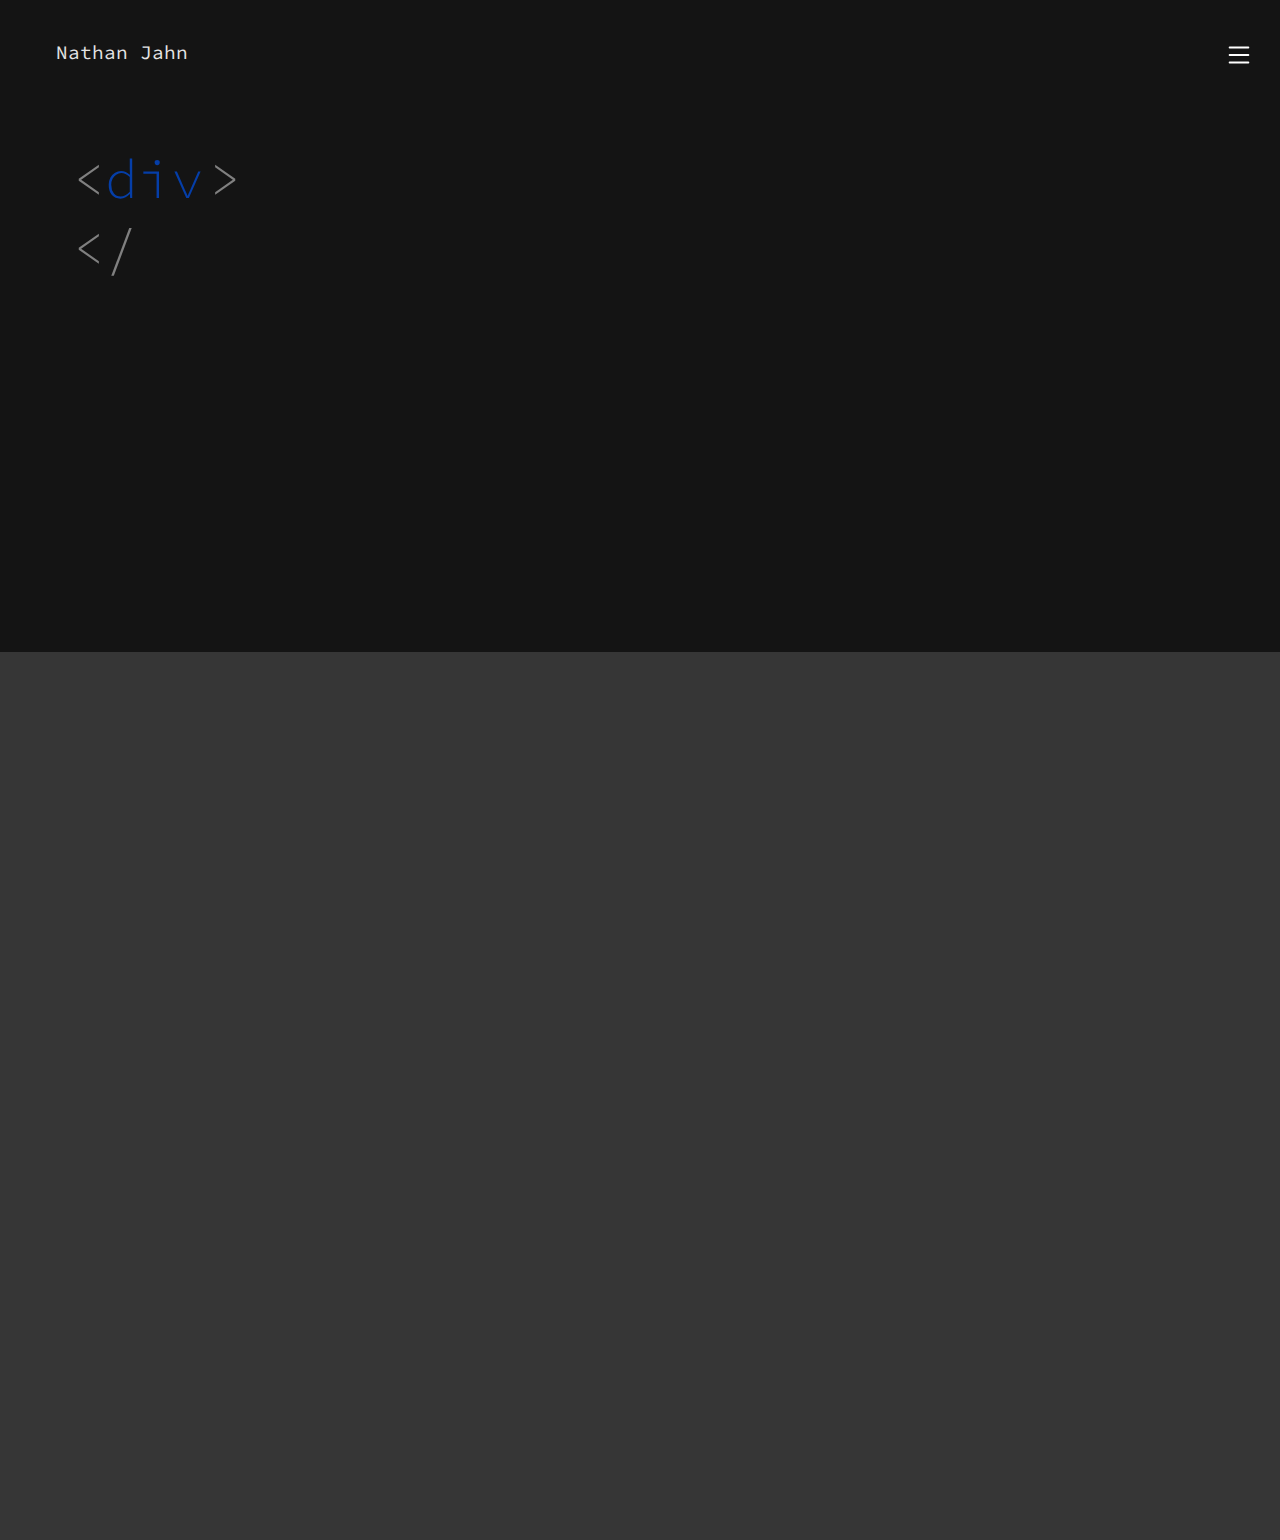
<file: index.html>
<!DOCTYPE html>
<html lang="en">
<head>
    <meta charset="UTF-8">
    <meta name="viewport" content="width=device-width, initial-scale=1.0">
    <title>Home</title>
    <link rel="preconnect" href="https://fonts.googleapis.com">
    <link rel="preconnect" href="https://fonts.gstatic.com" crossorigin>
    <link href="https://fonts.googleapis.com/css2?family=Montserrat:ital,wght@0,100..900;1,100..900&family=Outfit:wght@100..900&family=Source+Code+Pro:ital,wght@0,200..900;1,200..900&display=swap" rel="stylesheet">
    <link rel="stylesheet" href="public/styles/style.css">
</head>
<body>
    <div class="transition-cover">

    </div>
    <div class="top-level-container">
        <div class="top-level-header-container">
            <div class="top-level-header-box">
                <div class="top-level-header-name">
                    Nathan Jahn
                </div>
            </div>
            <div class="top-level-header-box " style="flex-direction: row-reverse;">
                <div class="top-level-header-burger">
                    <div class="top-level-header-burger-icon" id="open">
                        <svg xmlns="http://www.w3.org/2000/svg" width="30" height="30" fill="white" class="bi bi-list" viewBox="0 0 16 16">
                            <path fill-rule="evenodd" d="M2.5 12a.5.5 0 0 1 .5-.5h10a.5.5 0 0 1 0 1H3a.5.5 0 0 1-.5-.5m0-4a.5.5 0 0 1 .5-.5h10a.5.5 0 0 1 0 1H3a.5.5 0 0 1-.5-.5m0-4a.5.5 0 0 1 .5-.5h10a.5.5 0 0 1 0 1H3a.5.5 0 0 1-.5-.5"/>
                          </svg>
                    </div>
                    <div class="top-level-header-burger-icon" id="close">
                        <svg xmlns="http://www.w3.org/2000/svg" width="30" height="30" fill="white" class="bi bi-x-lg" viewBox="0 0 16 16">
                            <path d="M2.146 2.854a.5.5 0 1 1 .708-.708L8 7.293l5.146-5.147a.5.5 0 0 1 .708.708L8.707 8l5.147 5.146a.5.5 0 0 1-.708.708L8 8.707l-5.146 5.147a.5.5 0 0 1-.708-.708L7.293 8z"/>
                          </svg>
                    </div>
                </div>
            </div>
        </div>
        <div class="main-content-container">
            <div class="main-content-box text" id="main">
                <div class="grey" id="first">
                    <div class="blue" id="first">
                    </div>
                    <div class="light-blue">
                    </div>
                    <div class="specialGrey" id="last">
                    </div>
                    <div class="orange">
                        <div class="text-input"></div>
                        <div class="orange-tick"></div>
                    </div>
                </div>
                <div id="text">

                </div>
                <div class="grey" id="second">
                    <div class="specialGrey" id="first">
                    </div>
                    <div class="blue" id="second"></div>
                    </div>
                </div>
                <div class="main-content-container text" id="classText">
                </div>
            </div>
            <div class="main-content-container text" id="comment">
                /*<br>
                Helpful classes: programmer, interests, development, youtube
                <br>*/
            </div>
        
        </div>
    <div class="side-bar-container">
        <div class="side-bar-links-container">
            <div class="side-bar-link">Home</div>
            <div class="side-bar-link">About</div>
            <div class="side-bar-link">Work</div>
            <div class="side-bar-link">Contact</div>
        </div>
    </div>
    <script src="https://ajax.googleapis.com/ajax/libs/jquery/3.7.1/jquery.min.js"></script>
    <script src="index.js"></script>
</body>
</html>
</file>
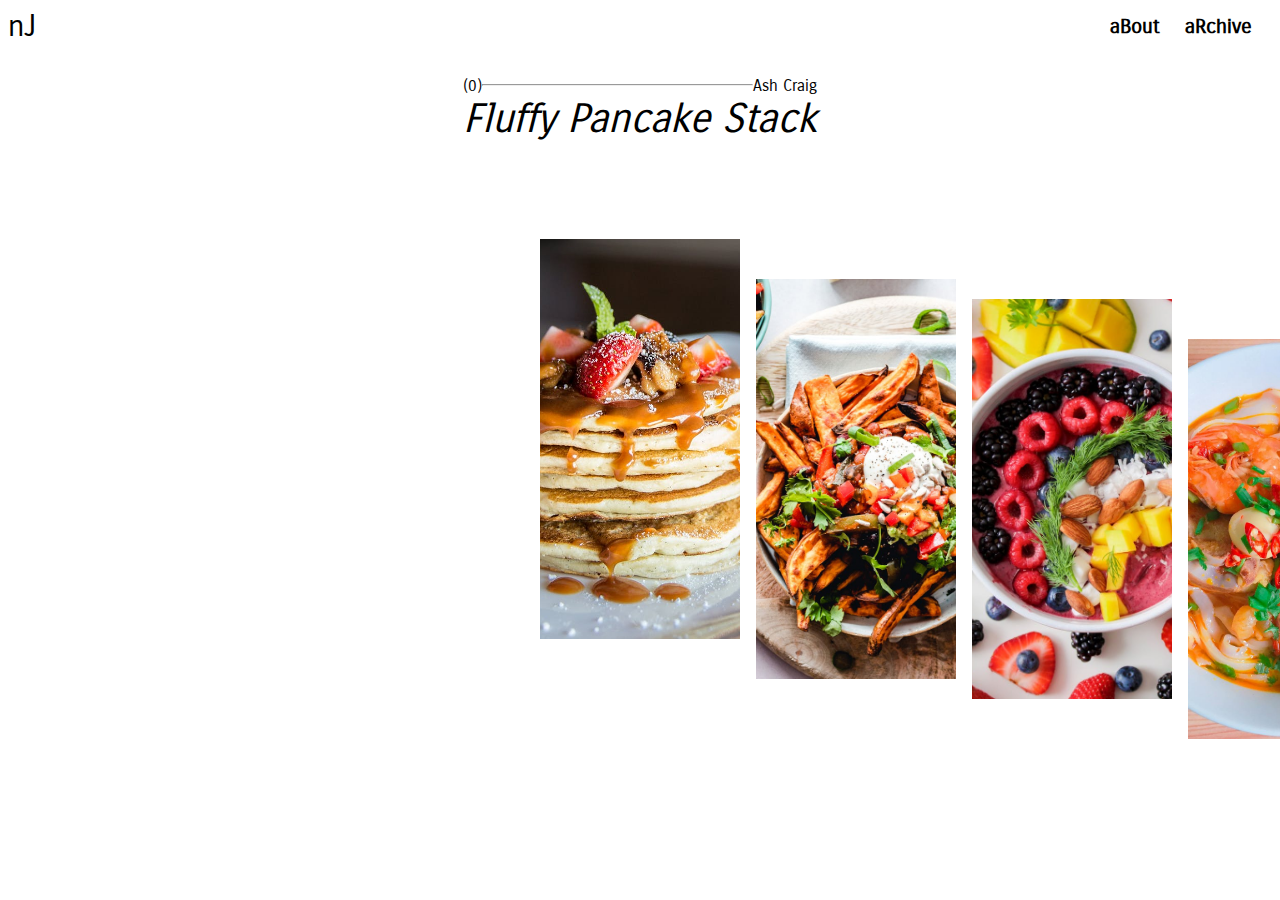
<file: public/pages/aL-Proj/index.html>
<!DOCTYPE html>
<html lang="en">
<head>
    <meta charset="UTF-8">
    <meta name="viewport" content="width=device-width, initial-scale=1.0">
    <title>Home</title>
    <link rel="preconnect" href="https://fonts.googleapis.com">
    <link rel="preconnect" href="https://fonts.gstatic.com" crossorigin>
    <link href="https://fonts.googleapis.com/css2?family=Carrois+Gothic&family=Montserrat:ital,wght@0,100..900;1,100..900&family=Outfit:wght@100..900&family=Source+Code+Pro:ital,wght@0,200..900;1,200..900&display=swap" rel="stylesheet">
    <link rel="stylesheet" href="public/styles/style.css">
</head>
<body>
    <div class="top-header-container dotted-border">
        <div class="top-header-box dotted-border text-base" style="font-size: 30px; cursor: pointer;">
            nJ
        </div>
        <div class="top-header-box dotted-border" style="justify-content: flex-end;">
            <div class="link-dot dotted-border">
                <div class="dot" id="about">
                </div>
            </div>
            <div class="top-header-link dotted-border text-base" id="about" style="font-size: 20px; font-weight: bold;">
                aBout
            </div>
            <div class="link-dot dotted-border">
                <div class="dot" id="archive">
                </div>
            </div>
            <div class="top-header-link dotted-border text-base" id="archive" style="font-size: 20px; font-weight: bold;">
                aRchive
            </div>
        </div>
    </div>
    <div class="top-info-container dotted-border" style="margin-bottom: 4em;">
        <div class="top-info-box dotted-border">
            <div class="top-info-box-top dotted-border" style="display: flex;">
                <div class="top-info-box dotted-border text-base" id="count">
                    (1)
                </div>
                <div class="top-info-box dotted-border" id="line">
                    <hr>
                </div>
                <div class="top-info-box dotted-border text-base" id="source">
                    Test source
                </div>
            </div>
            <div class="top-info-box-bottom dotted-border text-base" style="font-style: italic; font-size: 40px;">
                Test info more info even more
            </div>
        </div>
    </div>
    <div class="carousel-container dotted-border">
        <div class="carousel-item dotted-border">
            <div class="carousel-item-source">
                Ash Craig
            </div>
            <div class="carousel-item-description">
                Fluffy Pancake Stack
            </div>
            <div class="carousel-image dotted-border">
                <img src="./public/images/pexels-ash-craig-122861-376464.jpg">
            </div>
        </div>
        <div class="carousel-item dotted-border">
            <div class="carousel-item-source">
                Ella Olsson
            </div>
            <div class="carousel-item-description">
                Fresh Mixed Bowl
            </div>
            <div class="carousel-image dotted-border">
                <img src="./public/images/pexels-ella-olsson-572949-1640772.jpg">
            </div>
        </div>
        <div class="carousel-item dotted-border">
            <div class="carousel-item-source">
                Jane Trang Doan
            </div>
            <div class="carousel-item-description">
                Fruit Bowl
            </div>
            <div class="carousel-image dotted-border">
                <img src="./public/images//pexels-janetrangdoan-1099680.jpg">
            </div>
        </div>
        <div class="carousel-item dotted-border">
            <div class="carousel-item-source">
                JANG'S
            </div>
            <div class="carousel-item-description">
                Seafood broth
            </div>
            <div class="carousel-image dotted-border">
                <img src="./public/images/pexels-xmtnguyen-699953.jpg">
            </div>
        </div>
        <div class="carousel-item dotted-border">
            <div class="carousel-item-source">
                William Choquette
            </div>
            <div class="carousel-item-description">
                Asian Kabobs
            </div>
            <div class="carousel-image dotted-border">
                <img src="./public/images/pexels-willpicturethis-2641886.jpg">
            </div>
        </div>
        <div class="carousel-item dotted-border">
            <div class="carousel-item-source">
                Abhinav Goswami
            </div>
            <div class="carousel-item-description">
                Decadent Chocolate Cake
            </div>
            <div class="carousel-image dotted-border">
                <img src="./public/images/pexels-abhinavcoca-291528.jpg">
            </div>
        </div>
    </div>
    <script src="https://ajax.googleapis.com/ajax/libs/jquery/3.7.1/jquery.min.js"></script>
    <script src="index.js"></script>
</body>
</html>
</file>
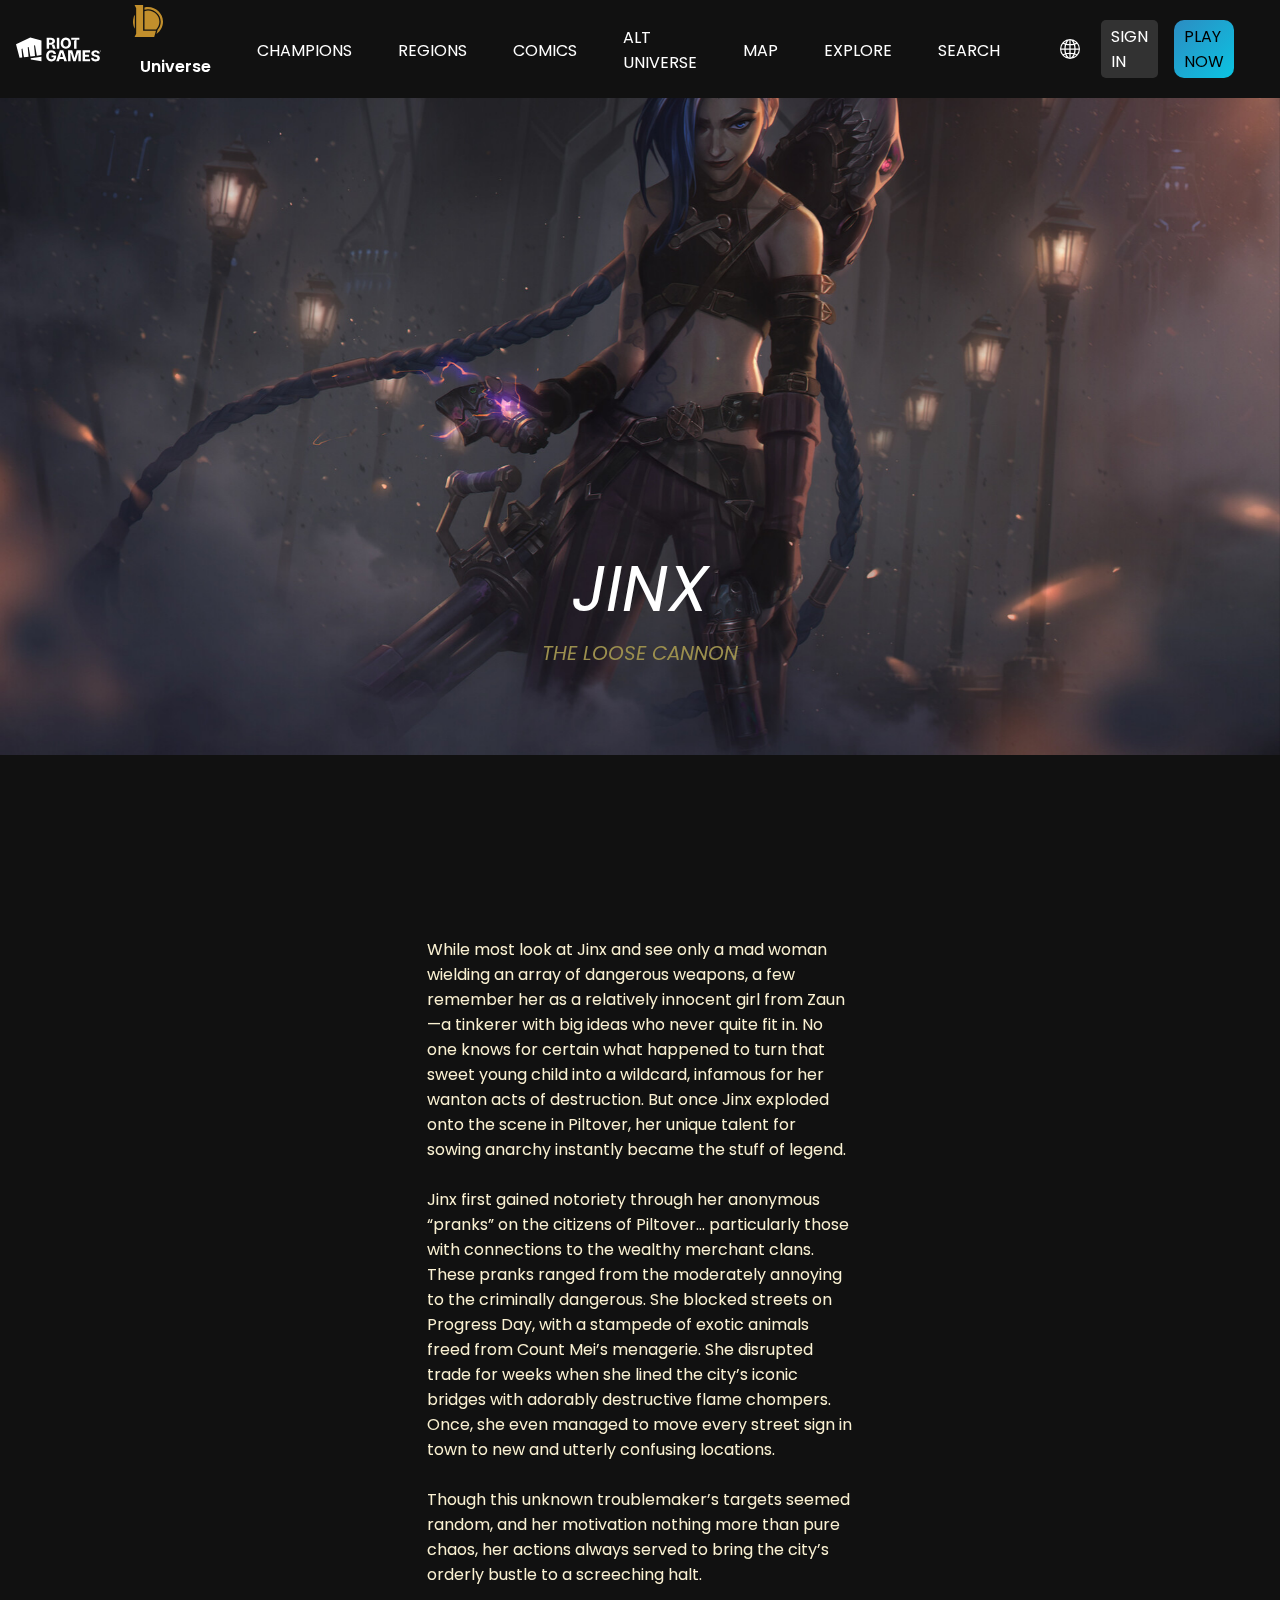
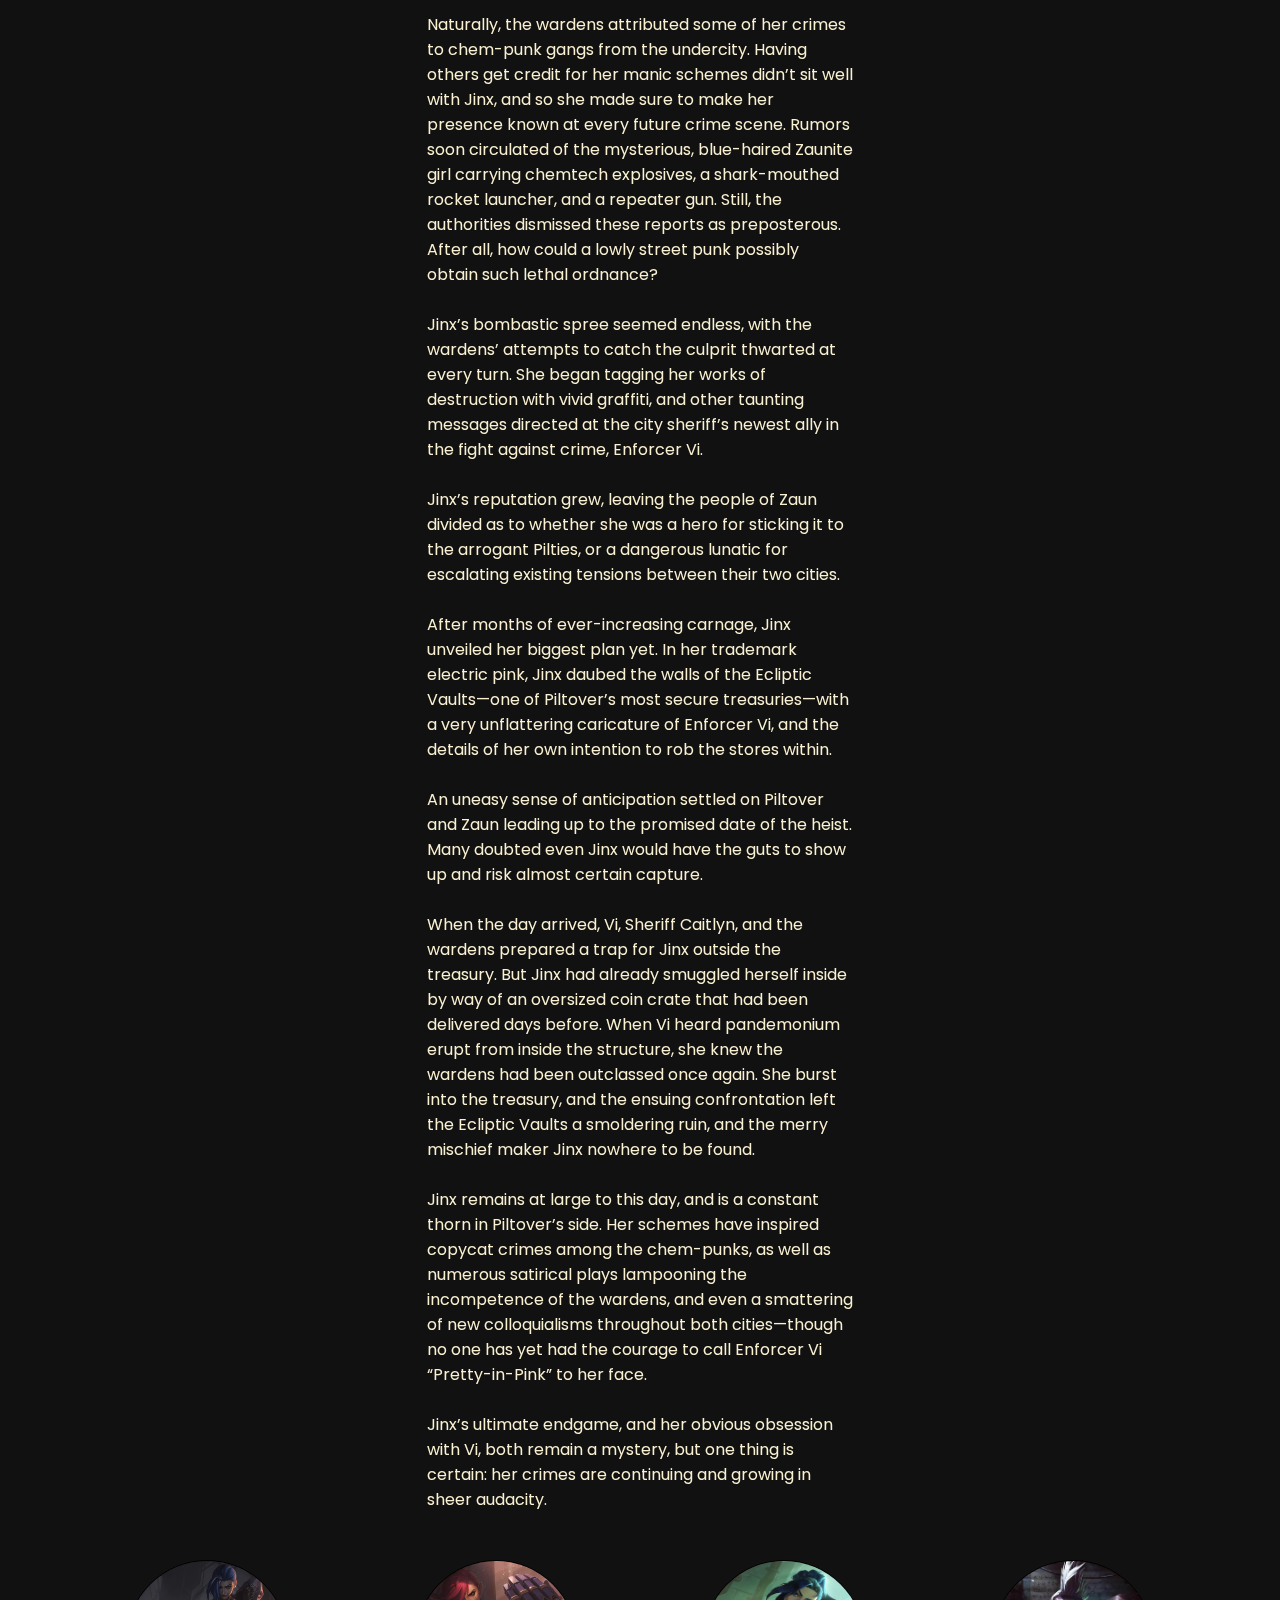
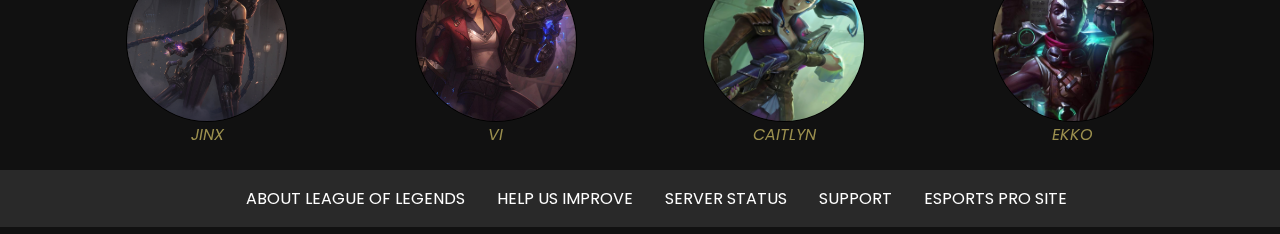
<file: public/pages/league-Proj/index.html>
<!DOCTYPE html>
<html lang="en">
<head>
    <meta charset="UTF-8">
    <meta name="viewport" content="width=device-width, initial-scale=1.0">
    <title>Jinx</title>
    <link rel="preconnect" href="https://fonts.googleapis.com">
    <link rel="preconnect" href="https://fonts.gstatic.com" crossorigin>
    <link href="https://fonts.googleapis.com/css2?family=Carrois+Gothic&family=Montserrat:ital,wght@0,100..900;1,100..900&family=Outfit:wght@100..900&family=Poiret+One&family=Poppins:ital,wght@0,100;0,200;0,300;0,400;0,500;0,600;0,700;0,800;0,900;1,100;1,200;1,300;1,400;1,500;1,600;1,700;1,800;1,900&family=Source+Code+Pro:ital,wght@0,200..900;1,200..900&display=swap" rel="stylesheet">
    <link rel="stylesheet" href="public/styles/style.css">
</head>
<body>
    <div class="header-container">
        <div class="header-left-container" style="grid-column: 1;">
            <div id="riot-games-logo" class="header-link">
                <svg width="85" height="27" viewBox="0 0 587.93 165" fill="white"><title>mainLogoRiotFist21</title><path d="M98.77.33 0 46.07l24.61 93.66 18.73-2.3-5.15-58.89 6.15-2.74L54.96 136l32.01-3.93-5.69-65 6.09-2.71 11.68 66.23 32.38-3.98-6.23-71.25 6.16-2.74 12.77 72.43 32.01-3.93V19.71L98.77.33zm2.32 142.05 1.63 9.22 73.42 12.24v-30.68l-75.01 9.22h-.04zm144.49-19.22v12.63h15.57a14.84 14.84 0 0 1-1.92 7.31 13 13 0 0 1-5.6 5.11 20 20 0 0 1-8.9 1.8 17.53 17.53 0 0 1-10-2.8 17.87 17.87 0 0 1-6.44-8.14 33.06 33.06 0 0 1-2.27-12.93 31.81 31.81 0 0 1 2.32-12.81 18.14 18.14 0 0 1 6.5-8 17.27 17.27 0 0 1 9.82-2.78 19.31 19.31 0 0 1 5.36.71 14.15 14.15 0 0 1 4.33 2.09 12.92 12.92 0 0 1 3.18 3.29 15.61 15.61 0 0 1 2 4.44h17.27a27.22 27.22 0 0 0-3.46-10.28 28.84 28.84 0 0 0-7.05-8.1 32.6 32.6 0 0 0-9.91-5.29 37.91 37.91 0 0 0-12.06-1.86 37.32 37.32 0 0 0-14 2.6 32.6 32.6 0 0 0-11.36 7.61 35 35 0 0 0-7.61 12.21 46.15 46.15 0 0 0-2.73 16.44q0 11.94 4.54 20.59a32.4 32.4 0 0 0 12.69 13.27 39.84 39.84 0 0 0 35.84.84 28.39 28.39 0 0 0 11.67-11q4.25-7.19 4.24-17.2v-9.76Zm215.03 40.81V88.53h51.67v13.96h-34.62v16.76h27.99v13.96h-27.99v16.8h34.7v13.96h-51.75zm101.83-53.3a9 9 0 0 0-3.54-6.64c-2.09-1.59-5-2.38-8.69-2.38a16.63 16.63 0 0 0-6.26 1 8.62 8.62 0 0 0-3.83 2.78 6.74 6.74 0 0 0-1.33 4 6.2 6.2 0 0 0 .79 3.29 7.27 7.27 0 0 0 2.4 2.45 16.54 16.54 0 0 0 3.7 1.79 40.14 40.14 0 0 0 4.64 1.31l6.63 1.54a47.19 47.19 0 0 1 9.45 3.08 27.46 27.46 0 0 1 7.2 4.68 18.84 18.84 0 0 1 4.58 6.39 20.37 20.37 0 0 1 1.61 8.29 20.65 20.65 0 0 1-3.54 12.11 22.56 22.56 0 0 1-10.15 7.85 41.31 41.31 0 0 1-15.93 2.76 42.69 42.69 0 0 1-16.17-2.81 23.22 23.22 0 0 1-10.72-8.48q-3.83-5.66-4-14.12h16.43a10.68 10.68 0 0 0 7.05 9.94 19.37 19.37 0 0 0 7.24 1.26 18.44 18.44 0 0 0 6.66-1.09 10 10 0 0 0 4.33-3 7.22 7.22 0 0 0 1.57-4.48 6.16 6.16 0 0 0-1.42-4 10.86 10.86 0 0 0-4.14-2.81 42.07 42.07 0 0 0-6.89-2.14l-8.07-1.95q-9.65-2.3-15.23-7.26t-5.54-13.44a19.86 19.86 0 0 1 3.72-12.12 24.74 24.74 0 0 1 10.33-8.11 36.74 36.74 0 0 1 15-2.91 35.62 35.62 0 0 1 14.92 2.91 23.43 23.43 0 0 1 9.91 8.14 21.54 21.54 0 0 1 3.6 12.12Zm-113.99 53.3h-16.87v-57.35l-1.73-.02-17.04 57.37h-16.86l-16.58-57.37-2.15.02v57.35h-16.87V88.53h28.67l14.48 50.56h1.75l14.48-50.56h28.72v75.44zm-114.66 0h18.27l-25.33-75.43h-23.15l-25.37 75.43h18.3l4.93-16.54h27.42Zm-28.43-29.7 8.22-27.65h3.1l8.26 27.65Zm278.58-37.76a4 4 0 0 1-3.67-2.44 4 4 0 0 1 0-3.1 4 4 0 0 1 .85-1.27 4.25 4.25 0 0 1 1.27-.86 4.15 4.15 0 0 1 3.1 0 4.13 4.13 0 0 1 1.27.86 4.08 4.08 0 0 1 .86 1.27 4 4 0 0 1 0 3.1 4.08 4.08 0 0 1-.86 1.27 4 4 0 0 1-1.27.86 4 4 0 0 1-1.55.31Zm0-1.09a2.84 2.84 0 0 0 1.47-.39 2.94 2.94 0 0 0 1.05-1 2.93 2.93 0 0 0 0-2.92 3 3 0 0 0-1.06-1 2.93 2.93 0 0 0-2.92 0 3 3 0 0 0-1 1 2.86 2.86 0 0 0 0 2.92 3 3 0 0 0 1 1 2.83 2.83 0 0 0 1.46.39Zm-1.46-1.15V90.6h1.78a1.52 1.52 0 0 1 .69.15 1.13 1.13 0 0 1 .47.42 1.24 1.24 0 0 1 .17.66 1.16 1.16 0 0 1-.18.66 1 1 0 0 1-.48.41 1.56 1.56 0 0 1-.7.14h-1.2v-.72h1a.52.52 0 0 0 .36-.12.5.5 0 0 0 .14-.37.47.47 0 0 0-.14-.37.52.52 0 0 0-.36-.12h-.55v2.93Zm2.39-1.68.82 1.68h-1.11l-.75-1.68ZM282.41 1.03h17.05v75.44h-17.05zm98.02 37.72q0 12.42-4.71 21a32.67 32.67 0 0 1-12.79 13.17 38.57 38.57 0 0 1-36.31 0 32.75 32.75 0 0 1-12.79-13.2q-4.71-8.66-4.71-21t4.71-21.05a32.67 32.67 0 0 1 12.75-13.14 38.65 38.65 0 0 1 36.31 0 32.67 32.67 0 0 1 12.79 13.17q4.71 8.64 4.71 21.05m-17.35 0a33.35 33.35 0 0 0-2.23-13 17.47 17.47 0 0 0-6.33-8 18.57 18.57 0 0 0-19.45 0 17.57 17.57 0 0 0-6.35 8 38.59 38.59 0 0 0 0 26 17.49 17.49 0 0 0 6.35 8 18.57 18.57 0 0 0 19.45 0 17.39 17.39 0 0 0 6.33-8 33.4 33.4 0 0 0 2.23-13M246.58 50.17l8.76 26.3h18.71l-9.74-28.33h-13.23l-.79-2.44c2.52-.49 6.83-1.25 10.65-3.85a20 20 0 0 0 8.75-16.39 24.15 24.15 0 0 0-3.26-12.75 21.9 21.9 0 0 0-9.36-8.64 32.56 32.56 0 0 0-14.64-3H212v75.4h17.06v-26.3Zm-.32-15.61a19.35 19.35 0 0 1-7.26 1.18h-9.94V14.88h9.91a18.68 18.68 0 0 1 7.25 1.24 9.12 9.12 0 0 1 4.4 3.7 10 10 0 0 1 1.5 5.64 9.65 9.65 0 0 1-1.48 5.55 8.86 8.86 0 0 1-4.38 3.55M382.04 1.03v14h29.3l.8 2.45c-2.48.48-6.67 1.22-10.43 3.7v55.31h16.87v-61.5h19.62v-14Z"></path></svg>
            </div>
            <div id="league-logo" class="header-link">
                <div style="grid-column: 1; display: flex; justify-content: center; align-items: center;">
                    <svg style="grid-column: 1;" xmlns="http://www.w3.org/2000/svg" width="30" height="32" viewBox="0 0 30 32" fill="none" class="league"><g><path d="M1.80644 9.75049C0.655032 11.8373 0 14.2271 0 16.7683C0 19.3095 0.655032 21.7015 1.80644 23.7883V9.75049Z" fill="#C28F2C"></path> <path d="M15 2.02222C13.7829 2.02222 12.602 2.16921 11.4688 2.43647V4.75718C12.5907 4.44093 13.7738 4.26721 15 4.26721C22.0218 4.26721 27.7153 9.84627 27.7153 16.7305C27.7153 19.8307 26.5571 22.6659 24.6464 24.8463L24.2838 26.118L23.4814 28.9331C27.4184 26.2761 30.0023 21.8195 30.0023 16.7705C30 8.62355 23.2843 2.02222 15 2.02222Z" fill="#C28F2C"></path> <path d="M11.4688 24.4209H22.9737H23.2253C25.1723 22.4209 26.3713 19.7126 26.3713 16.7305C26.3713 10.5746 21.2806 5.58569 15 5.58569C13.767 5.58569 12.5816 5.78168 11.4688 6.1358V24.4209Z" fill="#C28F2C"></path> <path d="M10.1088 0H1.55029L3.16634 3.29844V28.7038L1.55029 32H21.1922L22.9737 25.7572H10.1088V0Z" fill="#C28F2C"></path></g></svg>
                </div>
                <p id="universe" class="text-base" style="grid-column: 2; font-weight: 600;">Universe</p>
            </div>
            <div class="header-link text-base">
                <p>CHAMPIONS</p>
                <div class="header-link-underline" style="grid-row: 2;">
                </div>
            </div>
            <div class="header-link text-base">
                <p>REGIONS</p>
                <div class="header-link-underline" style="grid-row: 2;">
                </div>
            </div>
            <div class="header-link text-base">
                <p style="grid-row: 1;">COMICS</p>
                <div class="header-link-underline" style="grid-row: 2;">
                </div>
            </div>
            <div class="header-link text-base">
                <p>ALT UNIVERSE</p>
                <div class="header-link-underline" style="grid-row: 2;">
                </div>
            </div>
            <div class="header-link text-base">
                <p>MAP</p>
                <div class="header-link-underline" style="grid-row: 2;">
                </div>
            </div>
            <div class="header-link text-base">
                <p>EXPLORE</p>
                <div class="header-link-underline" style="grid-row: 2;">
                </div>
            </div>
            <div class="header-link text-base">
                <p>SEARCH</p>
                <div class="header-link-underline" style="grid-row: 2;">
                </div>
            </div>
        </div>
        <div class="header-right-container" style="grid-column: 3;">
            <div class="header-globe">
                <svg xmlns="http://www.w3.org/2000/svg" width="20" height="20" fill="white" class="bi bi-globe2" viewBox="0 0 16 16">
                    <path d="M0 8a8 8 0 1 1 16 0A8 8 0 0 1 0 8m7.5-6.923c-.67.204-1.335.82-1.887 1.855q-.215.403-.395.872c.705.157 1.472.257 2.282.287zM4.249 3.539q.214-.577.481-1.078a7 7 0 0 1 .597-.933A7 7 0 0 0 3.051 3.05q.544.277 1.198.49zM3.509 7.5c.036-1.07.188-2.087.436-3.008a9 9 0 0 1-1.565-.667A6.96 6.96 0 0 0 1.018 7.5zm1.4-2.741a12.3 12.3 0 0 0-.4 2.741H7.5V5.091c-.91-.03-1.783-.145-2.591-.332M8.5 5.09V7.5h2.99a12.3 12.3 0 0 0-.399-2.741c-.808.187-1.681.301-2.591.332zM4.51 8.5c.035.987.176 1.914.399 2.741A13.6 13.6 0 0 1 7.5 10.91V8.5zm3.99 0v2.409c.91.03 1.783.145 2.591.332.223-.827.364-1.754.4-2.741zm-3.282 3.696q.18.469.395.872c.552 1.035 1.218 1.65 1.887 1.855V11.91c-.81.03-1.577.13-2.282.287zm.11 2.276a7 7 0 0 1-.598-.933 9 9 0 0 1-.481-1.079 8.4 8.4 0 0 0-1.198.49 7 7 0 0 0 2.276 1.522zm-1.383-2.964A13.4 13.4 0 0 1 3.508 8.5h-2.49a6.96 6.96 0 0 0 1.362 3.675c.47-.258.995-.482 1.565-.667m6.728 2.964a7 7 0 0 0 2.275-1.521 8.4 8.4 0 0 0-1.197-.49 9 9 0 0 1-.481 1.078 7 7 0 0 1-.597.933M8.5 11.909v3.014c.67-.204 1.335-.82 1.887-1.855q.216-.403.395-.872A12.6 12.6 0 0 0 8.5 11.91zm3.555-.401c.57.185 1.095.409 1.565.667A6.96 6.96 0 0 0 14.982 8.5h-2.49a13.4 13.4 0 0 1-.437 3.008M14.982 7.5a6.96 6.96 0 0 0-1.362-3.675c-.47.258-.995.482-1.565.667.248.92.4 1.938.437 3.008zM11.27 2.461q.266.502.482 1.078a8.4 8.4 0 0 0 1.196-.49 7 7 0 0 0-2.275-1.52c.218.283.418.597.597.932m-.488 1.343a8 8 0 0 0-.395-.872C9.835 1.897 9.17 1.282 8.5 1.077V4.09c.81-.03 1.577-.13 2.282-.287z"/>
                  </svg>
            </div>
            <div class="text-base" style="border-radius: 5px; padding: 4px 10px 4px 10px; background: rgba(128, 128, 128, .3); margin: 0em 0em 0em 1em; cursor: pointer;">
                SIGN IN
            </div>
            <div class="text-base" style="border-radius: 10px; padding: 4px 10px 4px 10px; background: linear-gradient(315deg, rgb(11, 196, 226) 0%, rgb(44, 140, 194) 100%); color: black; margin: 0em 0em 0em 1em; cursor: pointer;" id="play-now">
                PLAY NOW
            </div>
        </div>
    </div>
    <div class="page-cover">

    </div>
    <div class="background-image">
        <img src="public/images/jinx.jpg">
    </div>
    <div class="full-container" style="display: grid; grid-row: .7fr .3fr;">
        <div class="bio-container">
            <div style="display: grid; grid-column: 2;">
                <div style="display: flex; justify-content: center; align-items: center;" id="champion-name">
                    <div class="text-base" style="color: white; font-size: 65px; font-style: italic;">
                        JINX
                    </div>
                </div>
                <div style="display: flex; justify-content: center; align-items: center;" id="champion-title">
                    <div class="text-base" style="color: rgb(155, 143, 78); font-size: 20px; font-style: italic;">
                        THE LOOSE CANNON
                    </div>
                </div>
            </div>
            <div class="text-base" style="color: rgb(250, 241, 210); grid-row: 3; grid-column: 2;">
                While most look at Jinx and see only a mad woman wielding an array of dangerous weapons, a few remember her as a relatively innocent girl from Zaun—a tinkerer with big ideas who never quite fit in. No one knows for certain what happened to turn that sweet young child into a wildcard, infamous for her wanton acts of destruction. But once Jinx exploded onto the scene in Piltover, her unique talent for sowing anarchy instantly became the stuff of legend.<br><br>
    
    Jinx first gained notoriety through her anonymous “pranks” on the citizens of Piltover… particularly those with connections to the wealthy merchant clans. These pranks ranged from the moderately annoying to the criminally dangerous. She blocked streets on Progress Day, with a stampede of exotic animals freed from Count Mei’s menagerie. She disrupted trade for weeks when she lined the city’s iconic bridges with adorably destructive flame chompers. Once, she even managed to move every street sign in town to new and utterly confusing locations.<br><br>
    
    Though this unknown troublemaker’s targets seemed random, and her motivation nothing more than pure chaos, her actions always served to bring the city’s orderly bustle to a screeching halt.<br><br>
    
    Naturally, the wardens attributed some of her crimes to chem-punk gangs from the undercity. Having others get credit for her manic schemes didn’t sit well with Jinx, and so she made sure to make her presence known at every future crime scene. Rumors soon circulated of the mysterious, blue-haired Zaunite girl carrying chemtech explosives, a shark-mouthed rocket launcher, and a repeater gun. Still, the authorities dismissed these reports as preposterous. After all, how could a lowly street punk possibly obtain such lethal ordnance?<br><br>
    
    Jinx’s bombastic spree seemed endless, with the wardens’ attempts to catch the culprit thwarted at every turn. She began tagging her works of destruction with vivid graffiti, and other taunting messages directed at the city sheriff’s newest ally in the fight against crime, Enforcer Vi.<br><br>
    
    Jinx’s reputation grew, leaving the people of Zaun divided as to whether she was a hero for sticking it to the arrogant Pilties, or a dangerous lunatic for escalating existing tensions between their two cities.<br><br>
    
    After months of ever-increasing carnage, Jinx unveiled her biggest plan yet. In her trademark electric pink, Jinx daubed the walls of the Ecliptic Vaults—one of Piltover’s most secure treasuries—with a very unflattering caricature of Enforcer Vi, and the details of her own intention to rob the stores within.<br><br>
    
    An uneasy sense of anticipation settled on Piltover and Zaun leading up to the promised date of the heist. Many doubted even Jinx would have the guts to show up and risk almost certain capture.<br><br>
    
    When the day arrived, Vi, Sheriff Caitlyn, and the wardens prepared a trap for Jinx outside the treasury. But Jinx had already smuggled herself inside by way of an oversized coin crate that had been delivered days before. When Vi heard pandemonium erupt from inside the structure, she knew the wardens had been outclassed once again. She burst into the treasury, and the ensuing confrontation left the Ecliptic Vaults a smoldering ruin, and the merry mischief maker Jinx nowhere to be found.<br><br>
    
    Jinx remains at large to this day, and is a constant thorn in Piltover’s side. Her schemes have inspired copycat crimes among the chem-punks, as well as numerous satirical plays lampooning the incompetence of the wardens, and even a smattering of new colloquialisms throughout both cities—though no one has yet had the courage to call Enforcer Vi “Pretty-in-Pink” to her face.<br><br>
    
    Jinx’s ultimate endgame, and her obvious obsession with Vi, both remain a mystery, but one thing is certain: her crimes are continuing and growing in sheer audacity.
            </div>
        </div>
        <div style="display: grid; grid-template-rows: .7fr .3fr; padding-top: 3em;">
            <div style="display: flex; justify-content: space-evenly; align-items: center; grid-row: 1;">
                <div class="circle-container">
                    <div class="circle-image" style="grid-row: 1;">
                        <img src="public/images/jinx.jpg">
                    </div>
                    <div style="display: flex; justify-content: center; align-items: center;">
                        <div class="text-base" style="grid-row: 2; color: rgb(155, 143, 78); font-style: italic;">
                            JINX
                        </div>
                    </div>
                </div>
                <div class="circle-container">
                    <div class="circle-image" style="grid-row: 1;">
                        <img src="public/images/vi.jpg">
                    </div>
                    <div style="display: flex; justify-content: center; align-items: center;">
                        <div class="text-base" style="grid-row: 2; color: rgb(155, 143, 78); font-style: italic;">
                            VI
                        </div>
                    </div>
                </div>
                <div class="circle-container">
                    <div class="circle-image" style="grid-row: 1; object-fit:fill;">
                        <img src="public/images/caitEdit.jpg">
                    </div>
                    <div style="display: flex; justify-content: center; align-items: center;">
                        <div class="text-base" style="grid-row: 2; color: rgb(155, 143, 78); font-style: italic;">
                            CAITLYN
                        </div>
                    </div>
                </div>
                <div class="circle-container">
                    <div class="circle-image" style="grid-row: 1;">
                        <img src="public/images/ekko.jpg">
                    </div>
                    <div style="display: flex; justify-content: center; align-items: center;">
                        <div class="text-base" style="grid-row: 2; color: rgb(155, 143, 78); font-style: italic;">
                            EKKO
                        </div>
                    </div>
                </div>
            </div>
            <div style="background: #292929; display: flex;justify-content: center; align-items: center; grid-row: 2; width: 100%; padding: 1em;">
                <div class="header-link text-base">
                    ABOUT LEAGUE OF LEGENDS
                </div>
                <div class="header-link text-base">
                    HELP US IMPROVE
                </div>
                <div class="header-link text-base">
                    SERVER STATUS
                </div>
                <div class="header-link text-base">
                    SUPPORT
                </div>
                <div class="header-link text-base">
                    ESPORTS PRO SITE
                </div>
            </div>
        </div>
    </div>
    <script src="https://ajax.googleapis.com/ajax/libs/jquery/3.7.1/jquery.min.js"></script>
    <script src="index.js"></script>
</body>
</html>
</file>
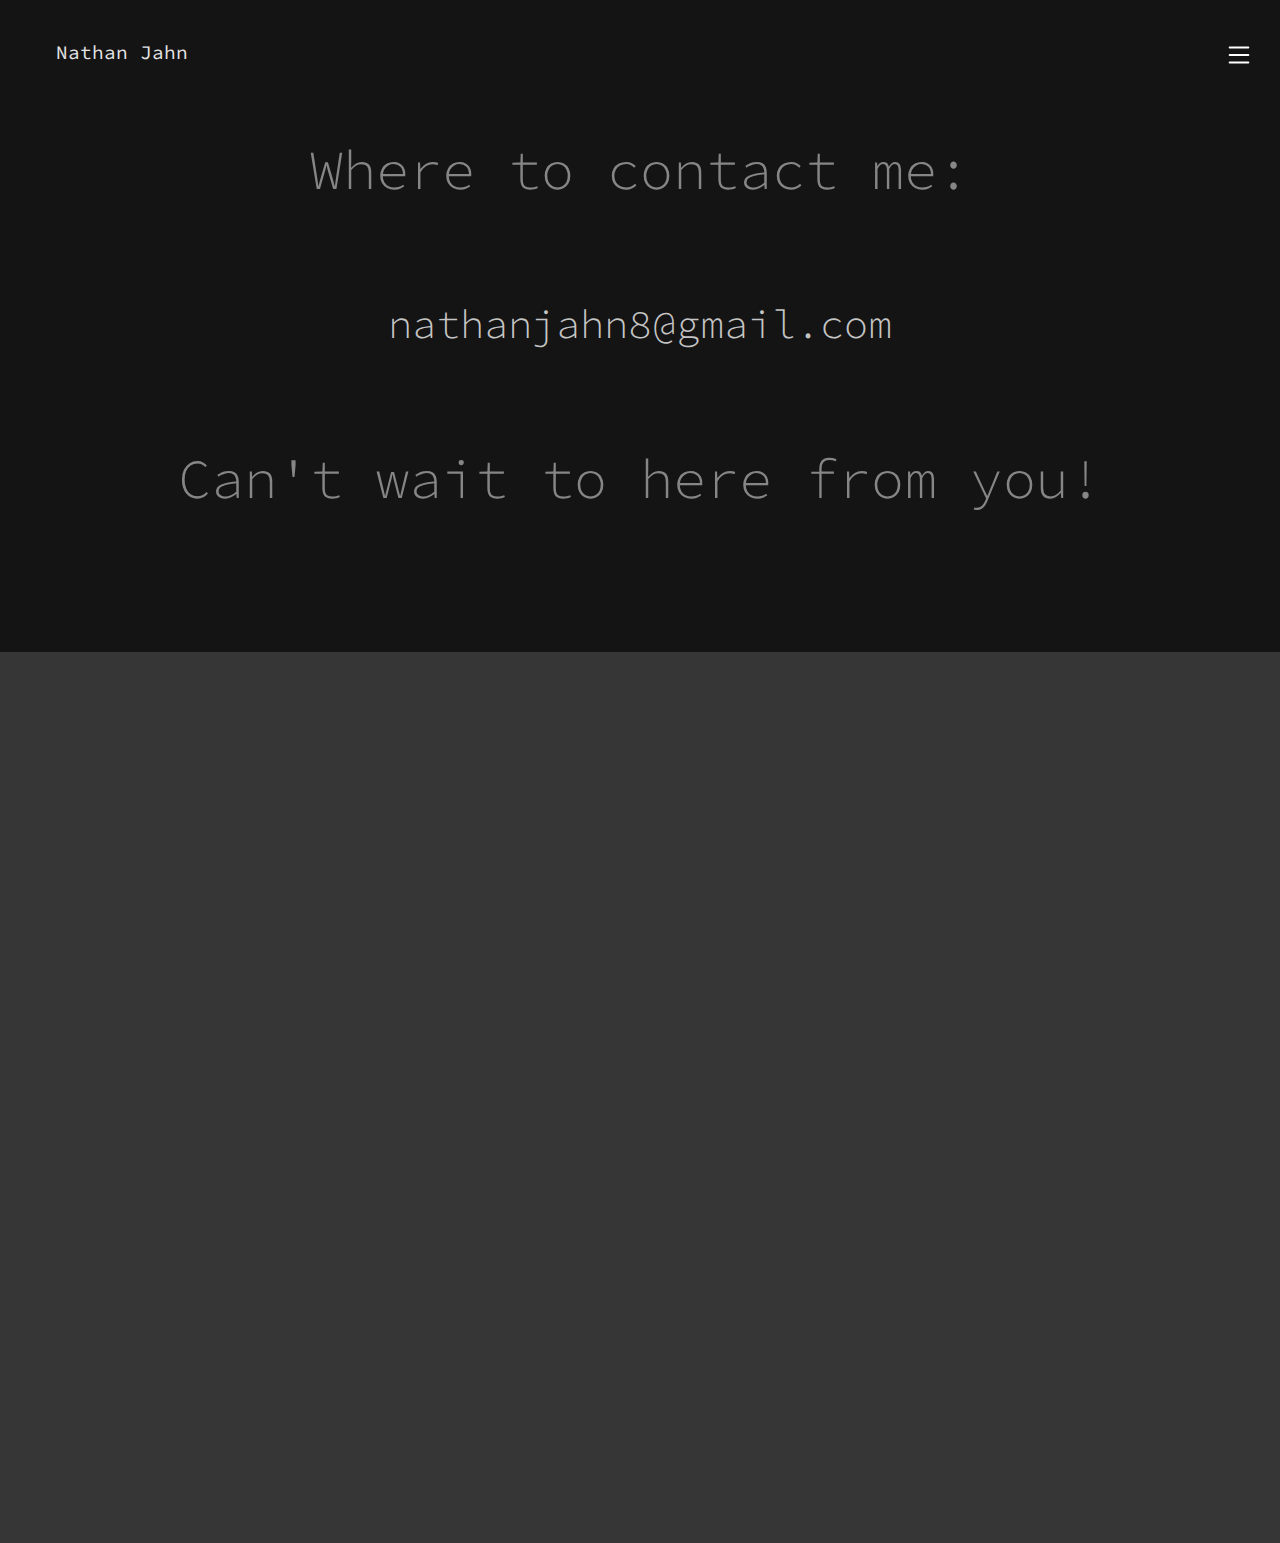
<file: public/pages/contact/contact.html>
<!DOCTYPE html>
<html lang="en">
<head>
    <meta charset="UTF-8">
    <meta name="viewport" content="width=device-width, initial-scale=1.0">
    <title>Contact</title>
    <link rel="preconnect" href="https://fonts.googleapis.com">
    <link rel="preconnect" href="https://fonts.gstatic.com" crossorigin>
    <link href="https://fonts.googleapis.com/css2?family=Montserrat:ital,wght@0,100..900;1,100..900&family=Outfit:wght@100..900&family=Source+Code+Pro:ital,wght@0,200..900;1,200..900&display=swap" rel="stylesheet">
    <link rel="stylesheet" href="../../styles/style.css">
</head>
<body>
    <div class="transition-cover">

    </div>
    <div class="top-level-container">
        <div class="top-level-header-container">
            <div class="top-level-header-box">
                <div class="top-level-header-name">
                    Nathan Jahn
                </div>
            </div>
            <div class="top-level-header-box " style="flex-direction: row-reverse;">
                <div class="top-level-header-burger">
                    <div class="top-level-header-burger-icon" id="open">
                        <svg xmlns="http://www.w3.org/2000/svg" width="30" height="30" fill="white" class="bi bi-list" viewBox="0 0 16 16">
                            <path fill-rule="evenodd" d="M2.5 12a.5.5 0 0 1 .5-.5h10a.5.5 0 0 1 0 1H3a.5.5 0 0 1-.5-.5m0-4a.5.5 0 0 1 .5-.5h10a.5.5 0 0 1 0 1H3a.5.5 0 0 1-.5-.5m0-4a.5.5 0 0 1 .5-.5h10a.5.5 0 0 1 0 1H3a.5.5 0 0 1-.5-.5"/>
                          </svg>
                    </div>
                    <div class="top-level-header-burger-icon" id="close">
                        <svg xmlns="http://www.w3.org/2000/svg" width="30" height="30" fill="white" class="bi bi-x-lg" viewBox="0 0 16 16">
                            <path d="M2.146 2.854a.5.5 0 1 1 .708-.708L8 7.293l5.146-5.147a.5.5 0 0 1 .708.708L8.707 8l5.147 5.146a.5.5 0 0 1-.708.708L8 8.707l-5.146 5.147a.5.5 0 0 1-.708-.708L7.293 8z"/>
                          </svg>
                    </div>
                </div>
            </div>
        </div>
    </div>
    <div class="main-content-container">
        <div class="main-content-box text" style="flex: 1; padding: 1em; display: flex; justify-content: center;">
            Where to contact me:
        </div>
    </div>
    <div class="main-content-container">
        <div class="main-content-box text" style="flex: 1; padding: 1em; display: flex; justify-content: center; font-size: 40px; cursor: pointer; color: rgb(197, 197, 197);" id="email">
            nathanjahn8@gmail.com
        </div>
    </div>
    <div class="main-content-container">
        <div class="main-content-box text" style="flex: 1; padding: 1em; display: flex; justify-content: center;">
            Can't wait to here from you!
        </div>
    </div>
    <div class="side-bar-container">
        <div class="side-bar-links-container">
            <div class="side-bar-link">Home</div>
            <div class="side-bar-link">About</div>
            <div class="side-bar-link">Work</div>
            <div class="side-bar-link">Contact</div>
        </div>
    </div>
    <script src="https://ajax.googleapis.com/ajax/libs/jquery/3.7.1/jquery.min.js"></script>
    <script src="./contact.js"></script>
</body>
</html>
</file>
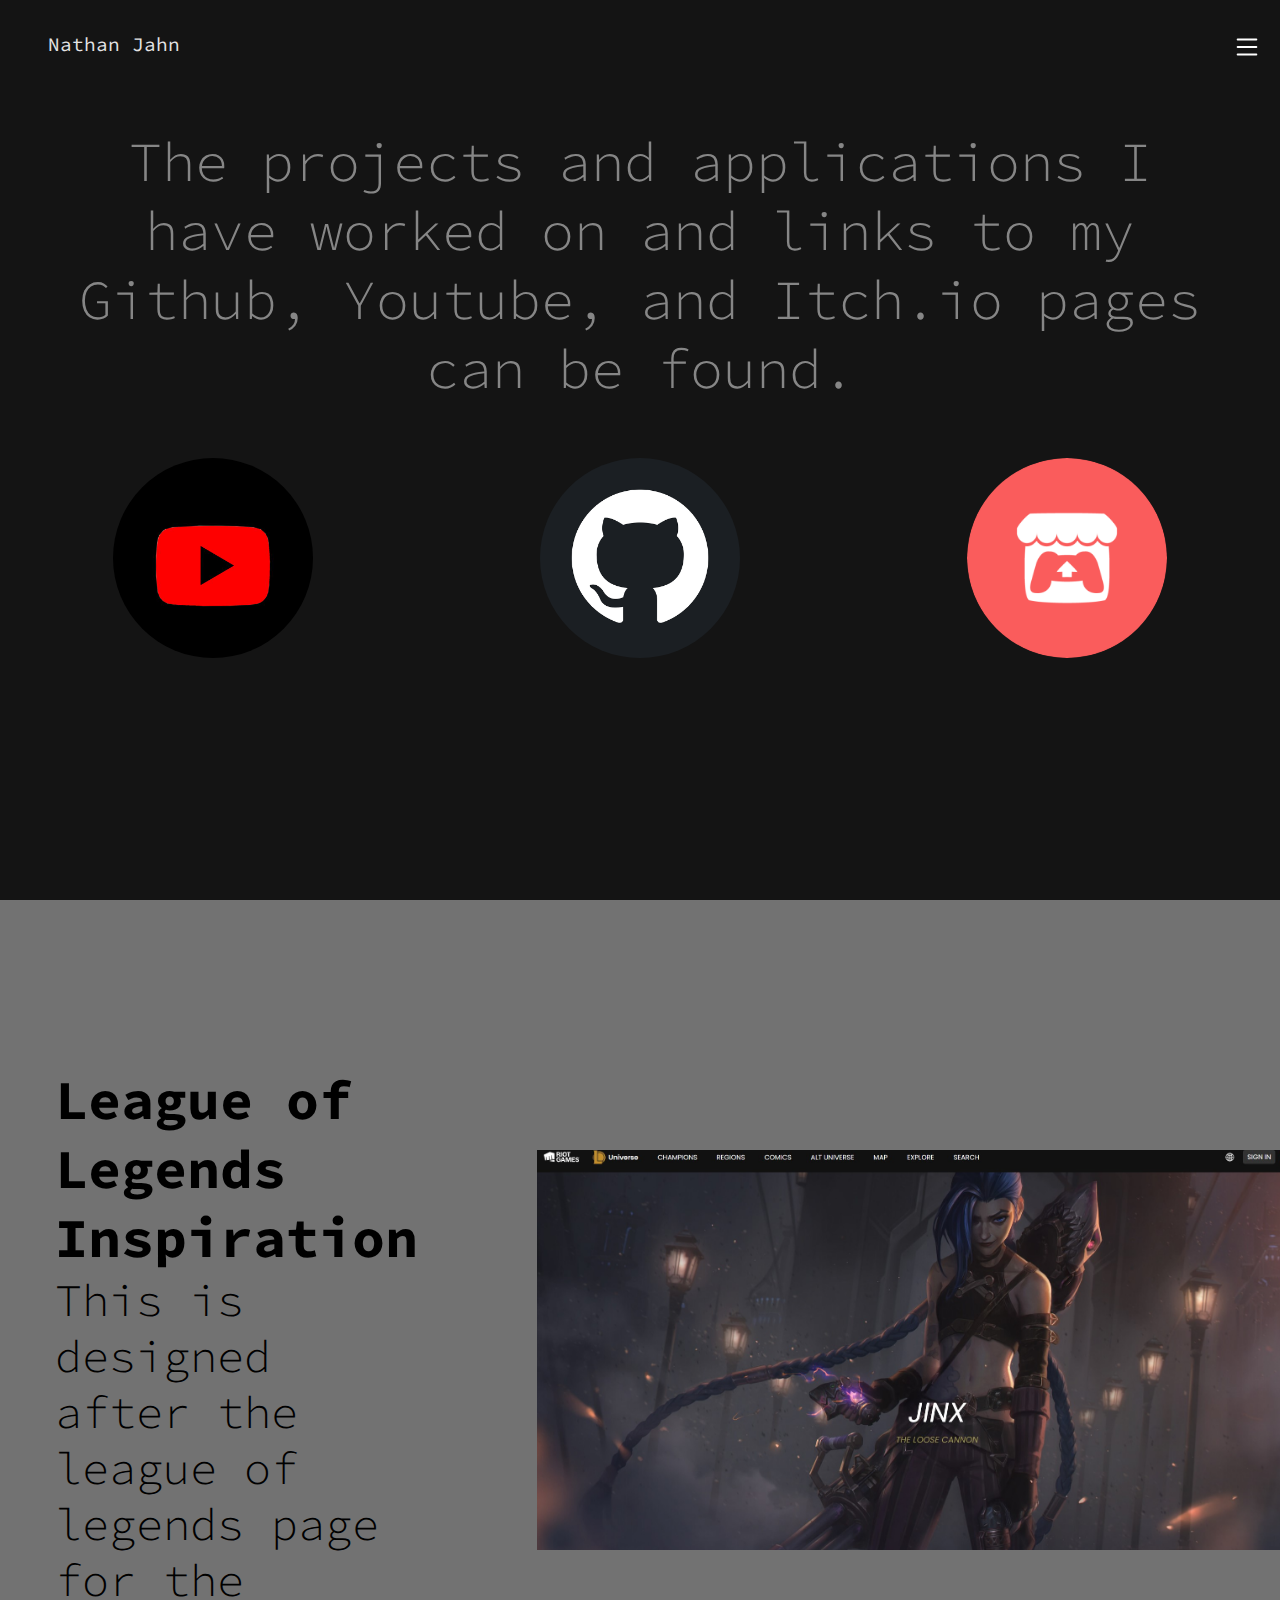
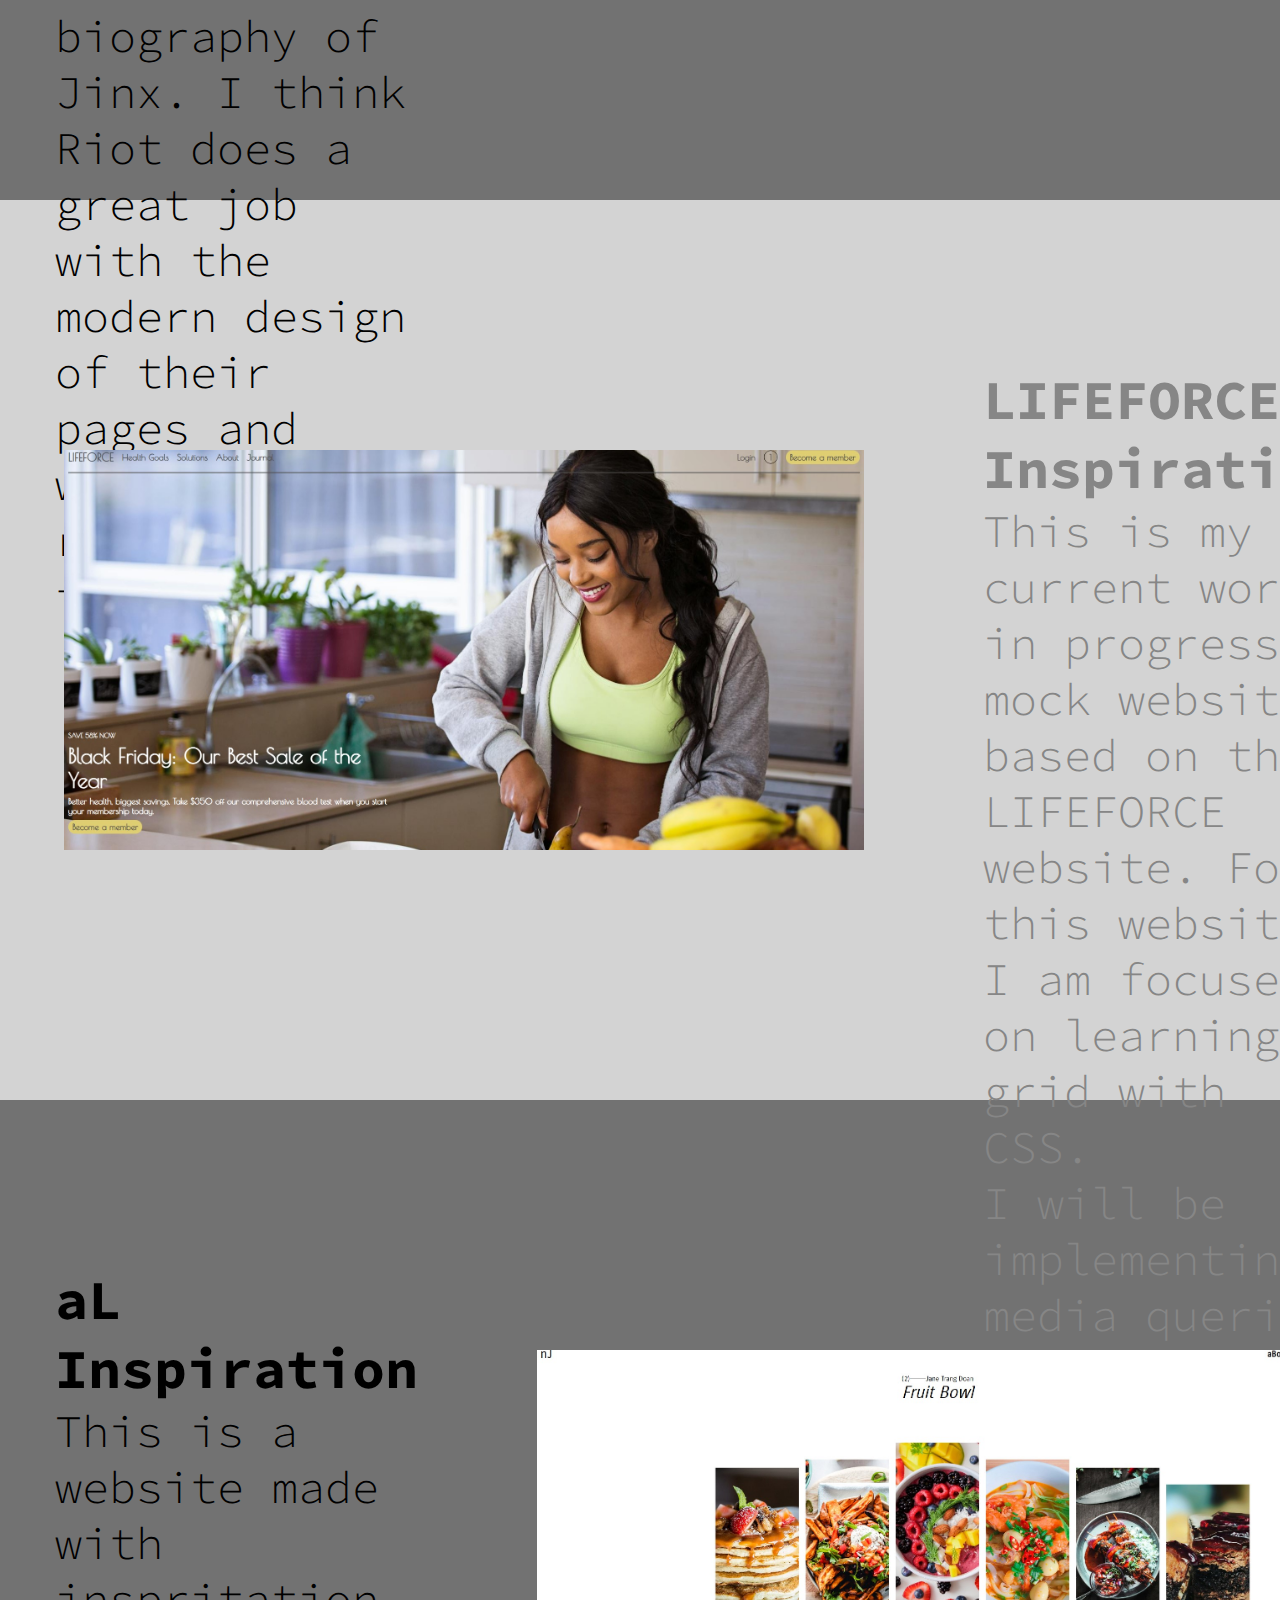
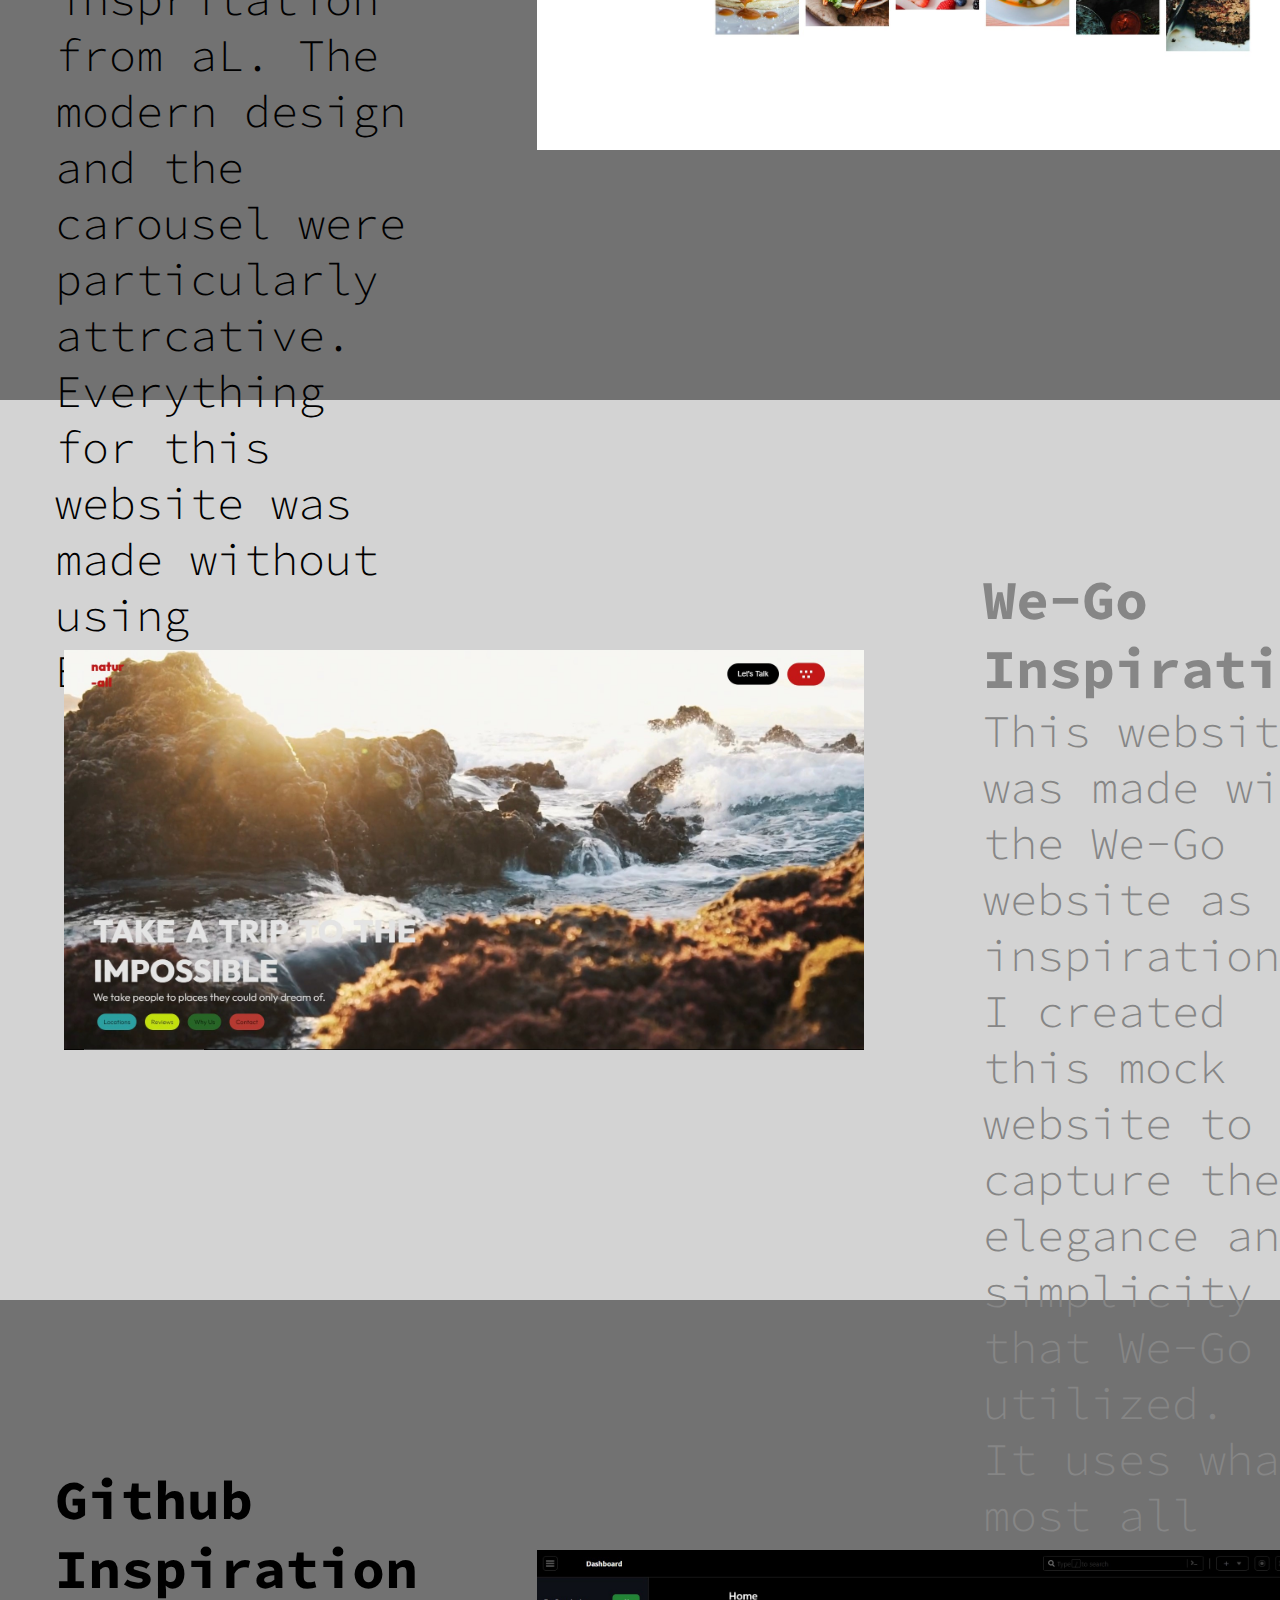
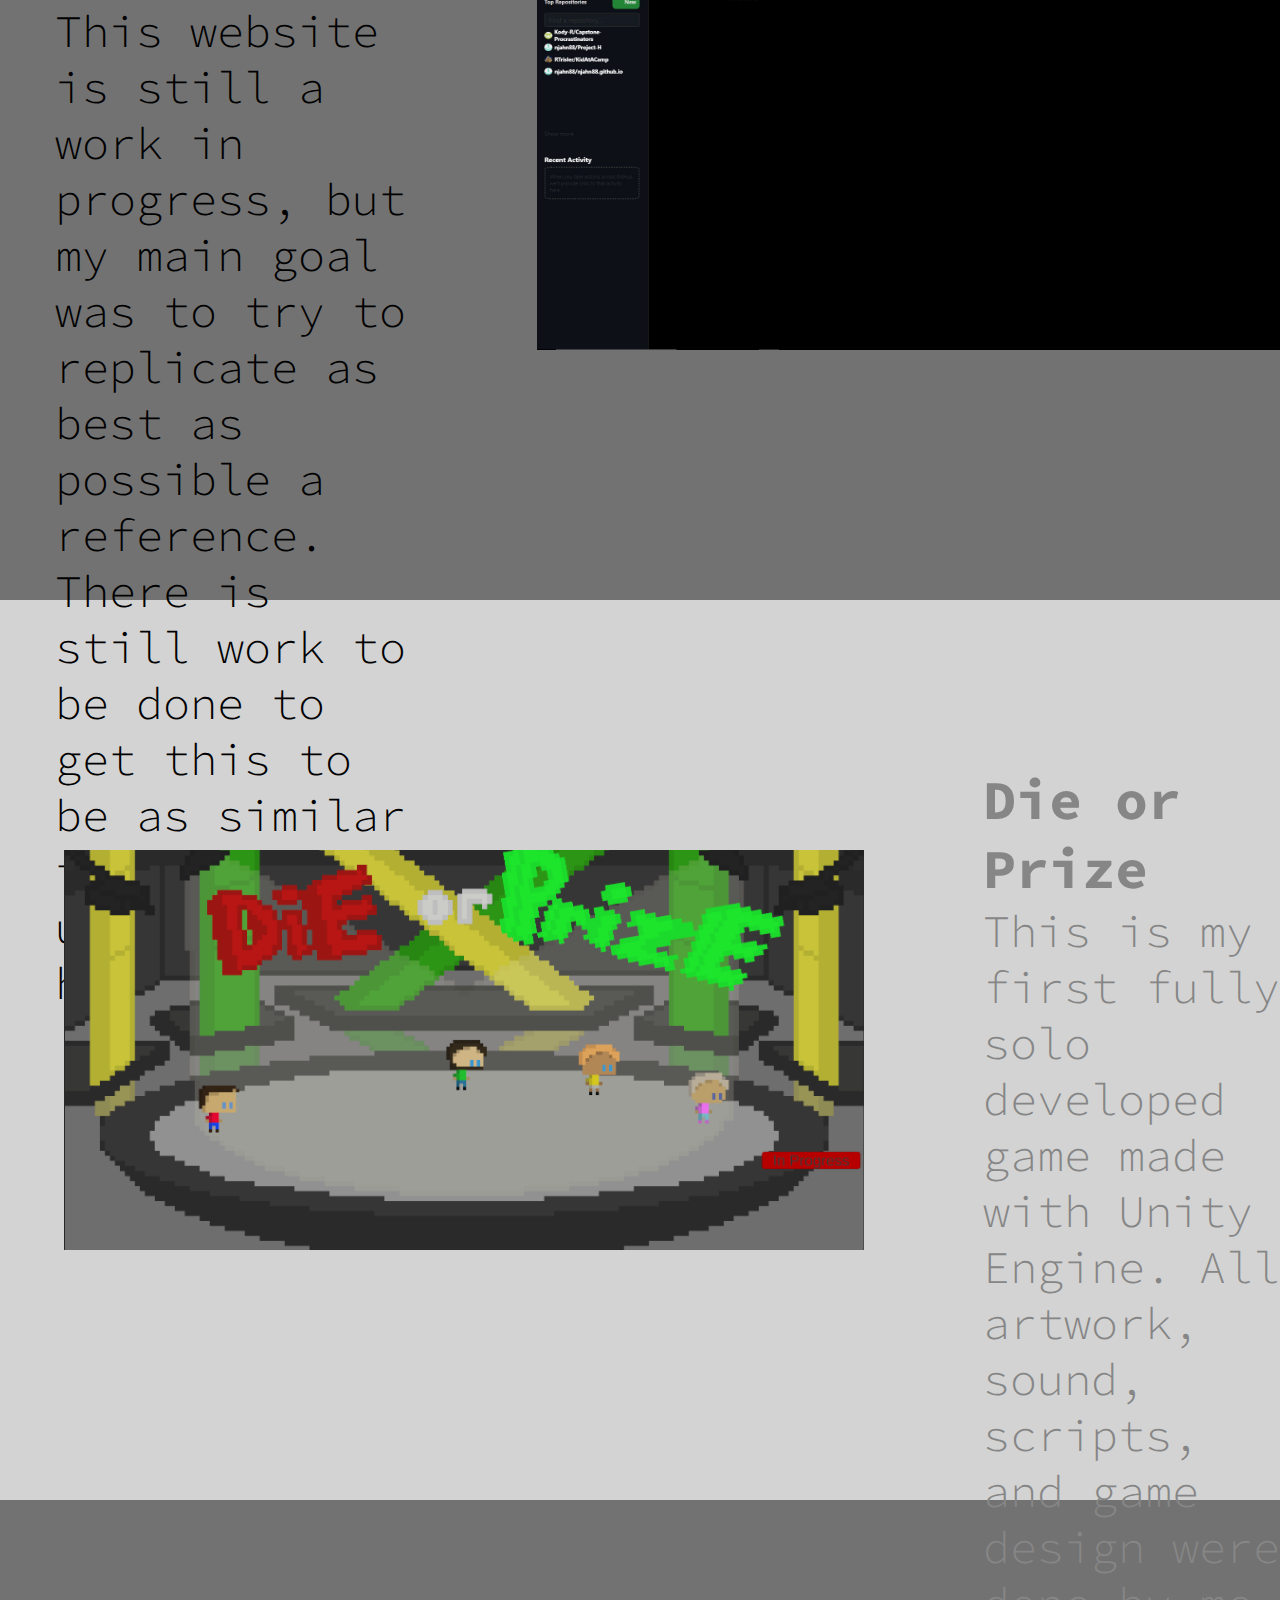
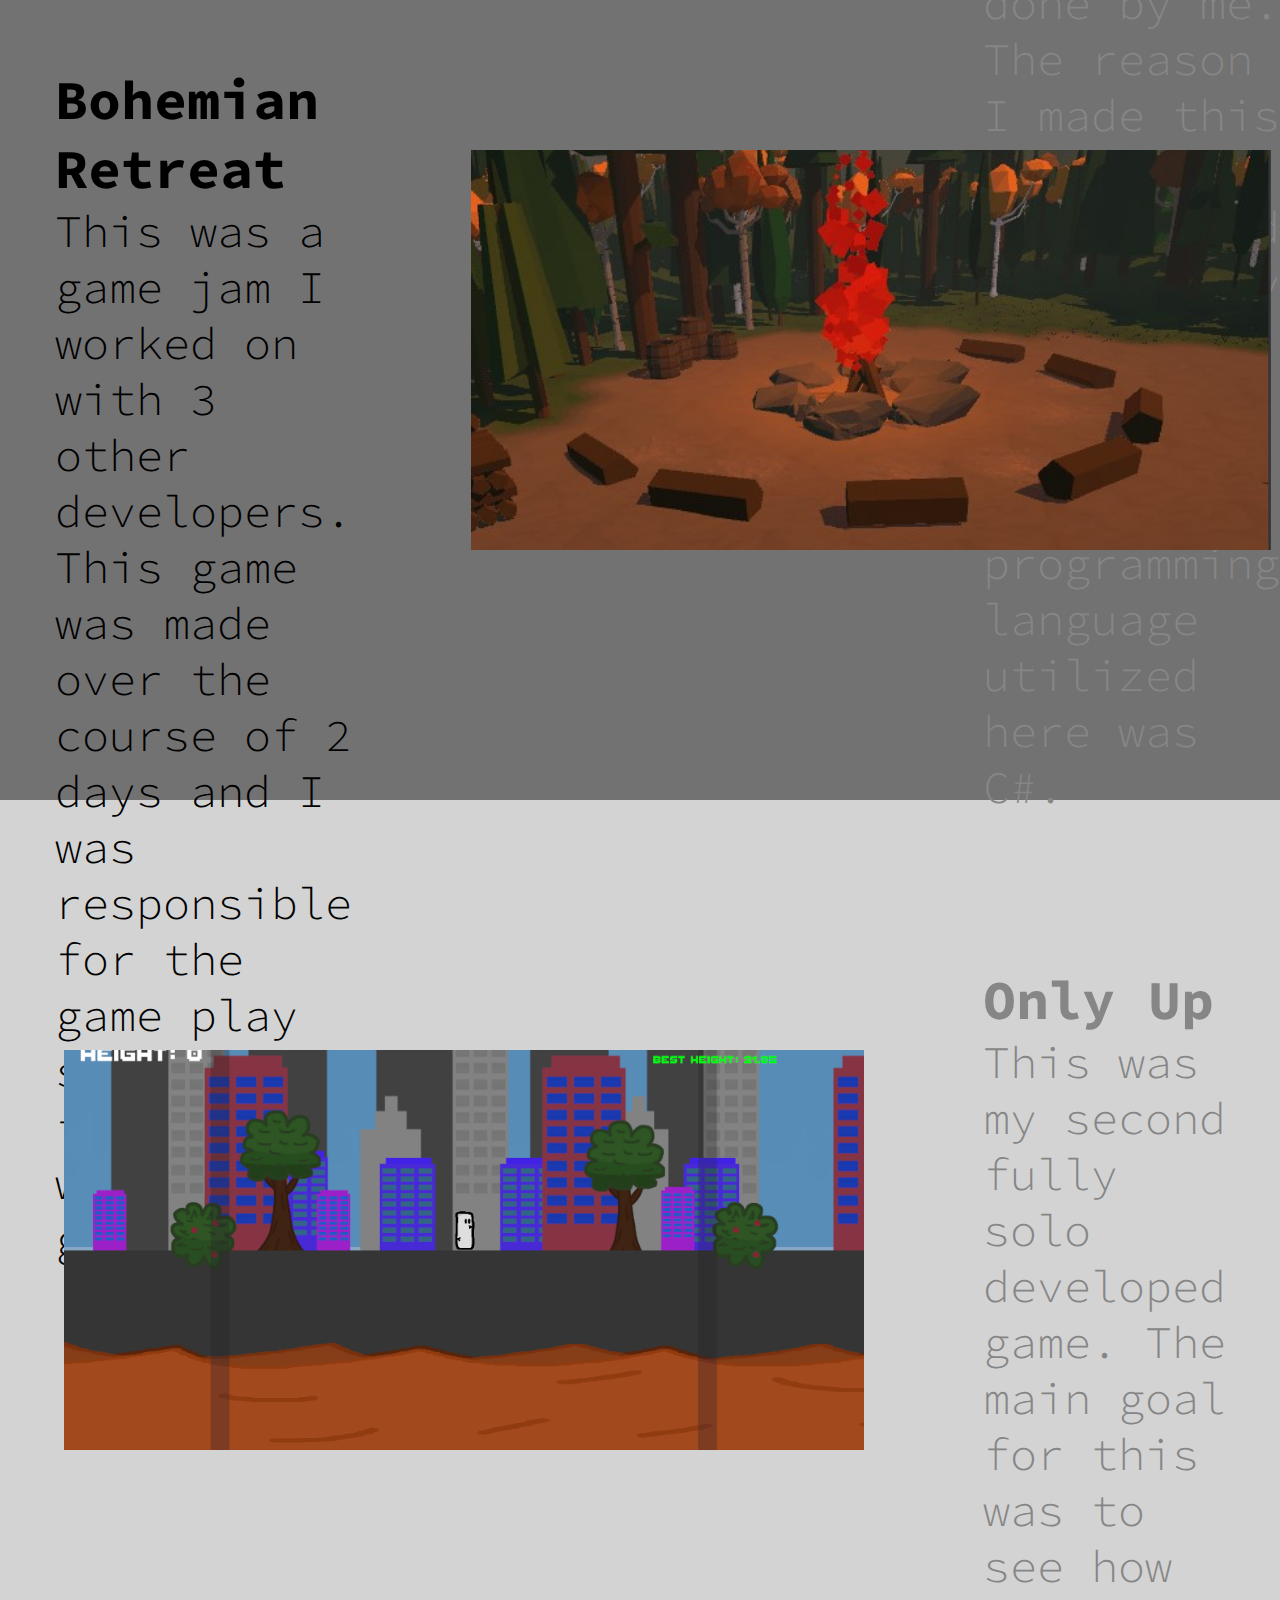
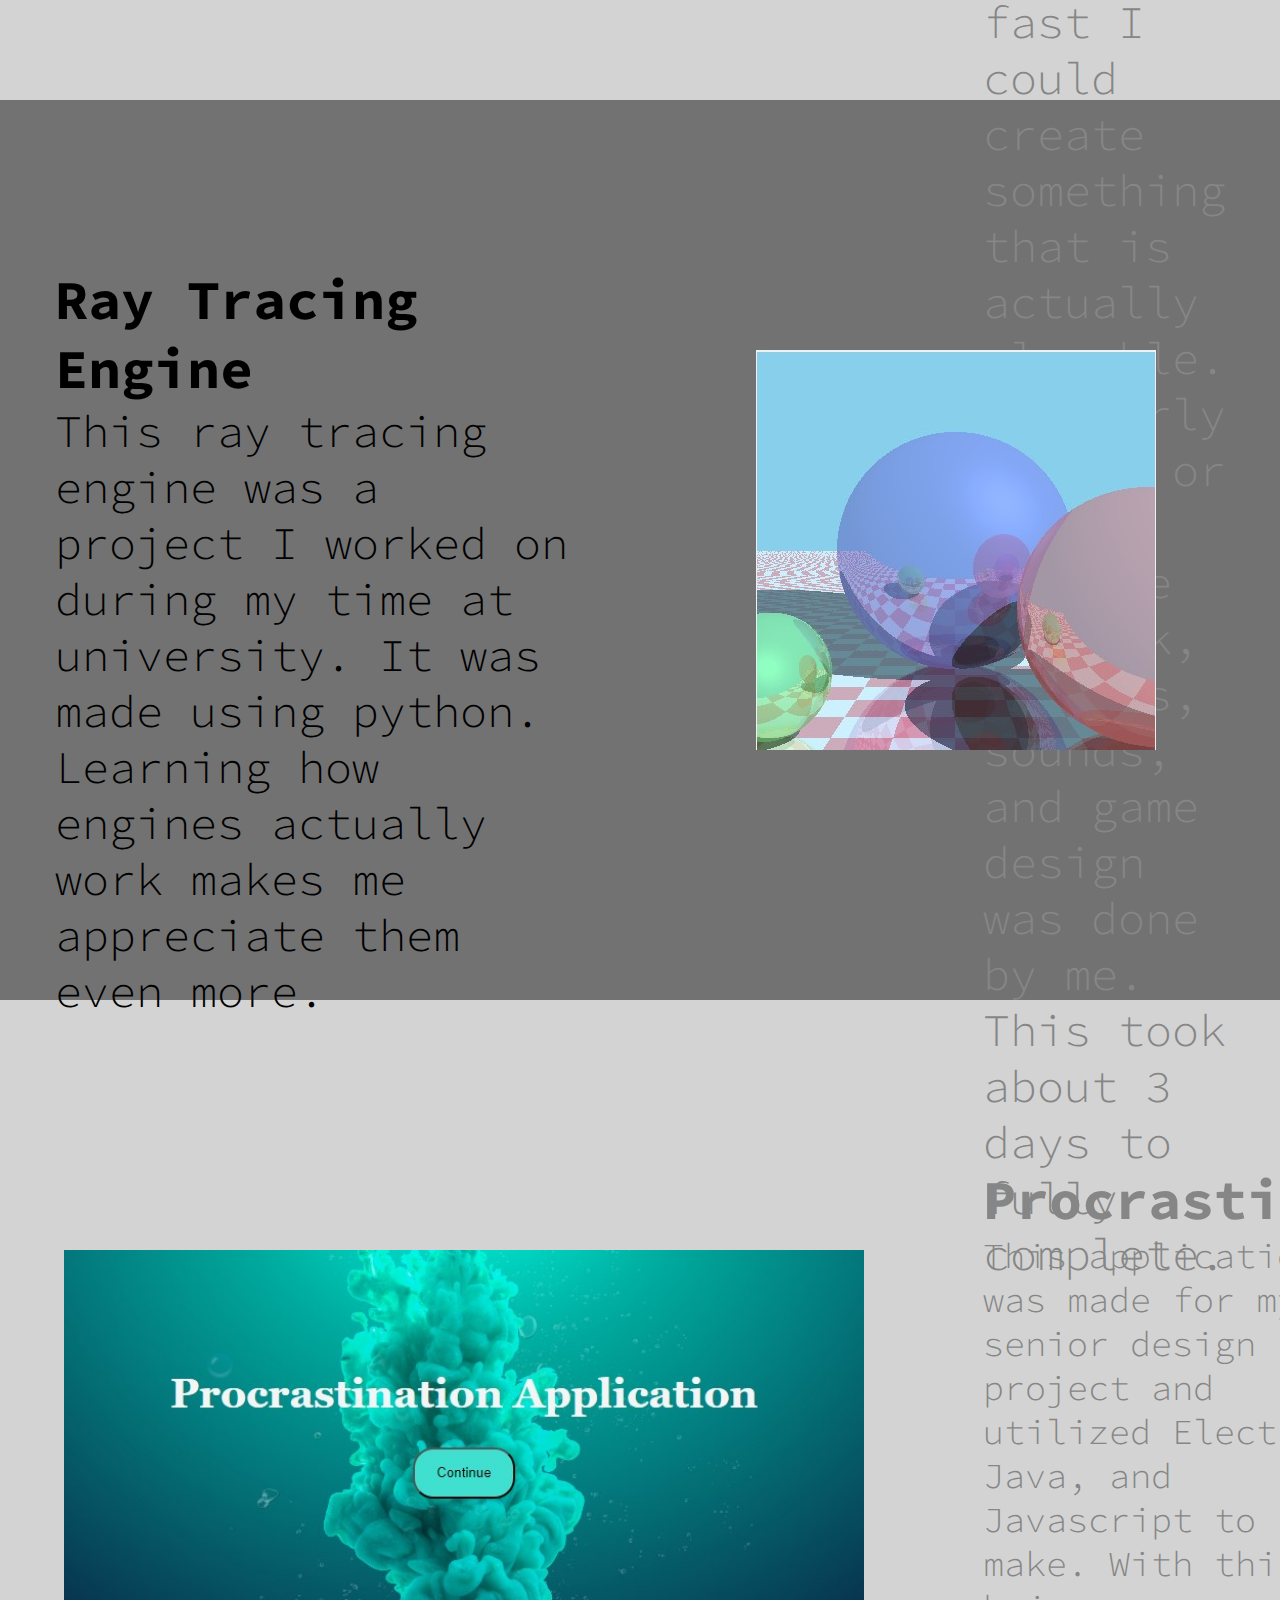
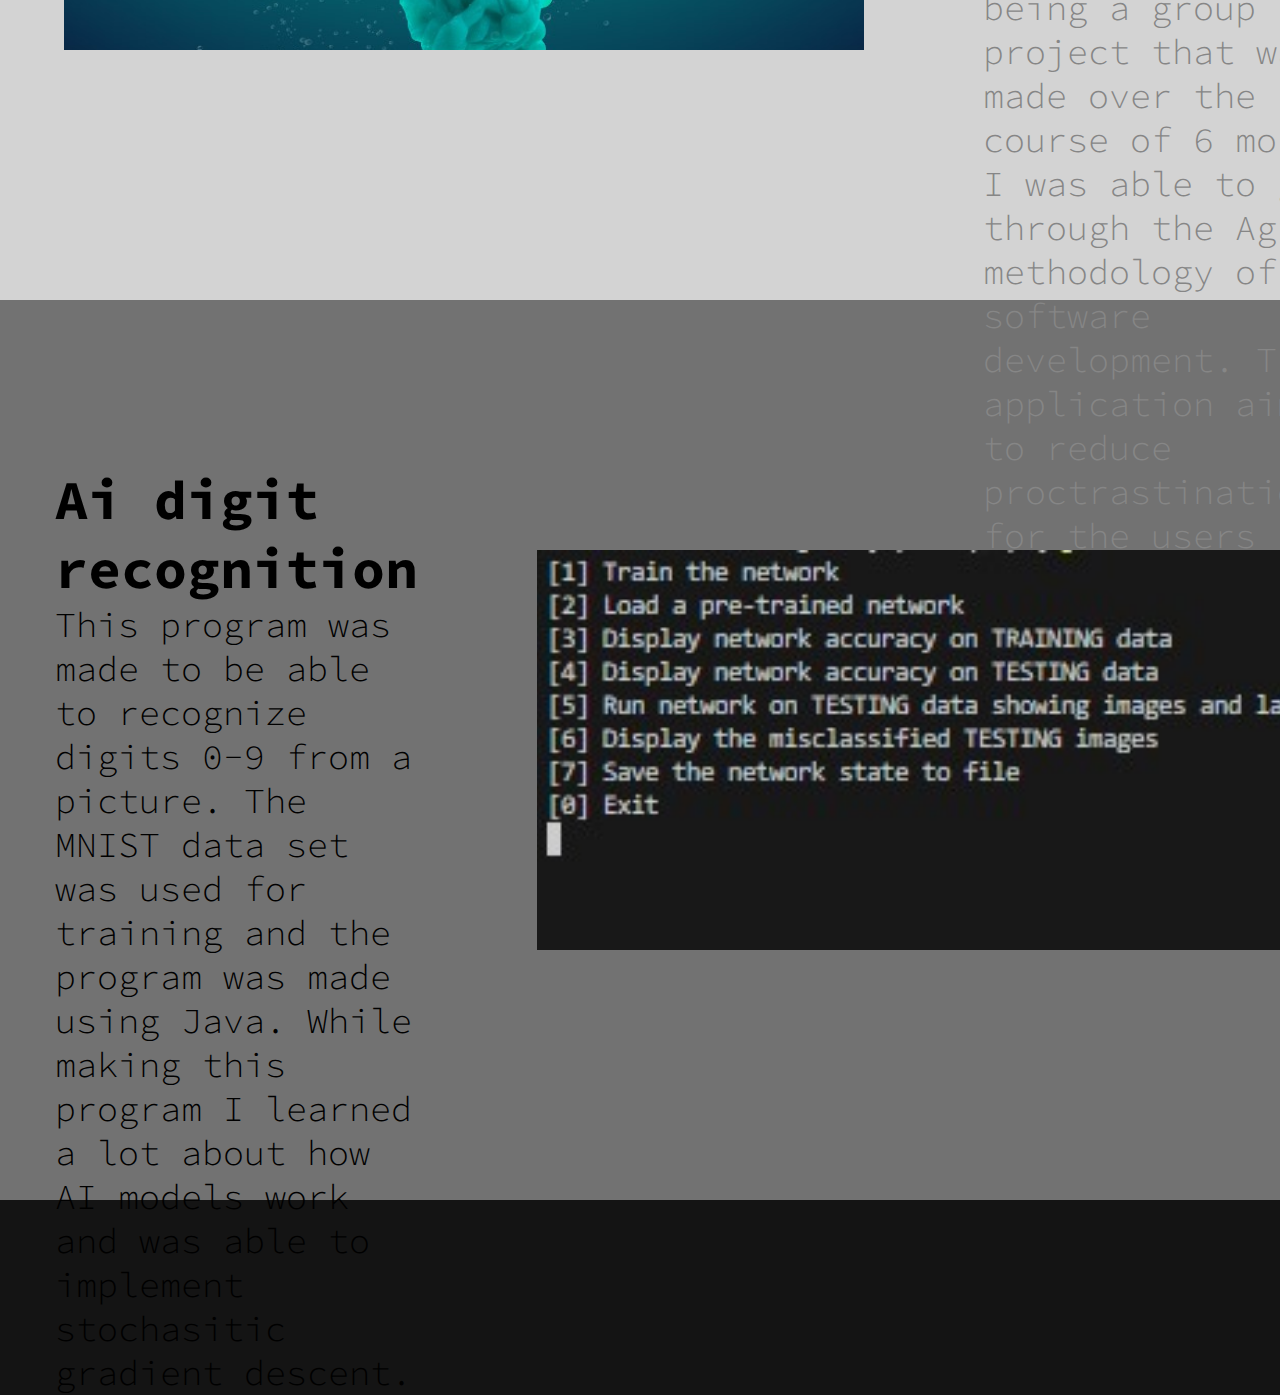
<file: public/pages/work/work.html>
<!DOCTYPE html>
<html lang="en">
<head>
    <meta charset="UTF-8">
    <meta name="viewport" content="width=device-width, initial-scale=1.0">
    <title>Work</title>
    <link rel="preconnect" href="https://fonts.googleapis.com">
    <link rel="preconnect" href="https://fonts.gstatic.com" crossorigin>
    <link href="https://fonts.googleapis.com/css2?family=Montserrat:ital,wght@0,100..900;1,100..900&family=Outfit:wght@100..900&family=Source+Code+Pro:ital,wght@0,200..900;1,200..900&display=swap" rel="stylesheet">
    <link rel="stylesheet" href="../../styles/style.css">
</head>
<body style="overflow: auto; margin: 0; overflow-x: hidden;">
    <div class="transition-cover">

    </div>
    <div class="top-level-work-container" style="height: 100vh;">
        <div class="top-level-container">
            <div class="top-level-header-container">
                <div class="top-level-header-box">
                    <div class="top-level-header-name">
                        Nathan Jahn
                    </div>
                </div>
                <div class="top-level-header-box " style="flex-direction: row-reverse;">
                    <div class="top-level-header-burger">
                        <div class="top-level-header-burger-icon" id="open">
                            <svg xmlns="http://www.w3.org/2000/svg" width="30" height="30" fill="white" class="bi bi-list" viewBox="0 0 16 16">
                                <path fill-rule="evenodd" d="M2.5 12a.5.5 0 0 1 .5-.5h10a.5.5 0 0 1 0 1H3a.5.5 0 0 1-.5-.5m0-4a.5.5 0 0 1 .5-.5h10a.5.5 0 0 1 0 1H3a.5.5 0 0 1-.5-.5m0-4a.5.5 0 0 1 .5-.5h10a.5.5 0 0 1 0 1H3a.5.5 0 0 1-.5-.5"/>
                              </svg>
                        </div>
                        <div class="top-level-header-burger-icon" id="close">
                            <svg xmlns="http://www.w3.org/2000/svg" width="30" height="30" fill="white" class="bi bi-x-lg" viewBox="0 0 16 16">
                                <path d="M2.146 2.854a.5.5 0 1 1 .708-.708L8 7.293l5.146-5.147a.5.5 0 0 1 .708.708L8.707 8l5.147 5.146a.5.5 0 0 1-.708.708L8 8.707l-5.146 5.147a.5.5 0 0 1-.708-.708L7.293 8z"/>
                              </svg>
                        </div>
                    </div>
                </div>
            </div>
        </div>
        <div class="main-content-container dotted-border">
            <div class="main-content-box dotted-border text" style="flex: 1; padding: 1em; display: flex; justify-content: center; text-align: center;">
                The projects and applications I have worked on and links to my Github, Youtube, and Itch.io pages can be found.
            </div>
        </div>
        <div class="main-content-container dotted-border" style="display: flex; justify-content: space-around;">
            <a href="https://www.youtube.com/@EagerDev" target="_blank">
                <div class="work-link-bubble">
                    <img src="./images/newYoutube.jpg">
                </div>
            </a>
            <a href="https://github.com/njahn88" target="_blank">
                <div class="work-link-bubble" style="background-color: rgb(236, 236, 236); object-fit:contain;">
                    <img src="./images/newestGithub.webp">
                </div>
            </a>
            <a href="https://eagerdev.itch.io/" target="_blank">
                <div class="work-link-bubble">
                    <img src="./images/newItch.png" style="object-fit: contain;">
                </div>
            </a>
        </div>
    </div>
    <div class="main-content-container dotted-border full" style="background-color: rgb(114, 114, 114);">
        <div class="main-content-box dotted-border text" style="height: 100vh; padding: 3em 1em 5em 1em; display: block;">
            <div class="work-title-text text" style="font-weight: 700; display: flex; color: black;">
                League of Legends Inspiration
            </div>
            <div class="work-title-about-text text" style="font-weight: 300; font-size: 45px; display: flex; color: black;">
                This is designed after the league of legends page for the biography of Jinx. I think Riot does a great job with the modern design of their pages and wanted to replicate that here.
            </div>
        </div>
        <div class="main-content-box dotted-border" style="height: 100vh; justify-content: center; align-items: center;">
            <div class="work-img-container dotted-border">
                <a href="../league-Proj/index.html">
                    <img src="../../images/league-mock.jpg">
                </a>
            </div>
        </div>
    </div>
    <div class="main-content-container dotted-border full" style="background-color: rgb(211, 211, 211);">
        <div class="main-content-box dotted-border" style="height: 100vh; justify-content: center; align-items: center;">
            <div class="work-img-container dotted-border">
                <a href="../lifeforce-Proj/index.html">
                    <img src="../../images/lifeforce-mock.jpg">
                </a>
            </div>
        </div>
        <div class="main-content-box dotted-border text" style="height: 100vh; padding: 3em 1em 5em 1em; display: block;">
            <div class="work-title-text text" style="font-weight: 700; display: flex;">
                LIFEFORCE Inspiration
            </div>
            <div class="work-title-about-text text" style="font-weight: 300; font-size: 45px; display: flex;">
                This is my current work in progress mock website based on the LIFEFORCE website. For this website I am focused on learning grid with CSS.<br>
                I will be implementing media queries for this mock to make it useable for a variety of platforms.
            </div>
        </div>
    </div>
    <div class="main-content-container dotted-border full" style="background-color: rgb(114, 114, 114);">
        <div class="main-content-box dotted-border text" style="height: 100vh; padding: 3em 1em 5em 1em; display: block;">
            <div class="work-title-text text" style="font-weight: 700; display: flex; color: black;">
                aL Inspiration
            </div>
            <div class="work-title-about-text text" style="font-weight: 300; font-size: 45px; display: flex; color: black;">
                This is a website made with inspritation from aL. The modern design and the carousel were particularly attrcative. Everything for this website was made without using Bootstrap.
            </div>
        </div>
        <div class="main-content-box dotted-border" style="height: 100vh; justify-content: center; align-items: center;">
            <div class="work-img-container dotted-border">
                <a href="../aL-Proj/index.html">
                    <img src="../../images/aL-mock.jpg">
                </a>
            </div>
        </div>
    </div>
    <div class="main-content-container dotted-border full" style="background-color: rgb(211, 211, 211);">
        <div class="main-content-box dotted-border" style="height: 100vh; justify-content: center; align-items: center;">
            <div class="work-img-container dotted-border">
                <a href="../We-Go-Proj/index.html">
                    <img src="../../images/We-Go_Mock.jpg">
                </a>
            </div>
        </div>
        <div class="main-content-box dotted-border text" style="height: 100vh; padding: 3em 1em 5em 1em; display: block;">
            <div class="work-title-text text" style="font-weight: 700; display: flex;">
                We-Go Inspiration
            </div>
            <div class="work-title-about-text text" style="font-weight: 300; font-size: 45px; display: flex;">
                This website was made with the We-Go website as inspiration.<br>
                I created this mock website to capture the elegance and simplicity that We-Go utilized.<br>
                It uses what most all websites use being HTML, Javascript, and CSS.
            </div>
        </div>
    </div>
    <div class="main-content-container dotted-border full" style="background-color: rgb(114, 114, 114);">
        <div class="main-content-box dotted-border text" style="height: 100vh; padding: 3em 1em 5em 1em; display: block;">
            <div class="work-title-text text" style="font-weight: 700; display: flex; color: black;">
                Github Inspiration
            </div>
            <div class="work-title-about-text text" style="font-weight: 300; font-size: 45px; display: flex; color: black;">
                This website is still a work in progress, but my main goal was to try to replicate as best as possible a reference.<br>
                There is still work to be done to get this to be as similar to the github user homepage.
            </div>
        </div>
        <div class="main-content-box dotted-border" style="height: 100vh; justify-content: center; align-items: center;">
            <div class="work-img-container dotted-border">
                <a href="../GithubClone/index.html">
                    <img src="../../images/Git-hub-mock.jpg">
                </a>
            </div>
        </div>
    </div>
    <div class="main-content-container dotted-border full" style="background-color: rgb(211, 211, 211);">
        <div class="main-content-box dotted-border" style="height: 100vh; justify-content: center; align-items: center;">
            <div class="work-img-container dotted-border">
                <a href="https://eagerdev.itch.io/die-or-prize">
                    <img src="../../images/DieorPrize.png">
                </a>
            </div>
        </div>
        <div class="main-content-box dotted-border text" style="height: 100vh; padding: 3em 1em 5em 1em; display: block;">
            <div class="work-title-text text" style="font-weight: 700; display: flex;">
                Die or Prize
            </div>
            <div class="work-title-about-text text" style="font-weight: 300; font-size: 45px; display: flex;">
                This is my first fully solo developed game made with Unity Engine. All artwork, sound, scripts, and game design were done by me. The reason I made this was to see how I could bland story and gameplay together. The main programming language utilized here was C#.
            </div>
        </div>
    </div>
    <div class="main-content-container dotted-border full" style="background-color: rgb(114, 114, 114);">
        <div class="main-content-box dotted-border text" style="height: 100vh; padding: 3em 1em 5em 1em; display: block;">
            <div class="work-title-text text" style="font-weight: 700; display: flex; color: black;">
                Bohemian Retreat
            </div>
            <div class="work-title-about-text text" style="font-weight: 300; font-size: 45px; display: flex; color: black;">
                This was a game jam I worked on with 3 other developers. This game was made over the course of 2 days and I was responsible for the game play systems found within the game.
            </div>
        </div>
        <div class="main-content-box dotted-border" style="height: 100vh; justify-content: center; align-items: center;">
            <div class="work-img-container dotted-border">
                <a href="https://rtrisler.itch.io/kidatcamp">
                    <img src="../../images/bohemian-ret.jpg">
                </a>
            </div>
        </div>
    </div>
    <div class="main-content-container dotted-border full" style="background-color: rgb(211, 211, 211);">
        <div class="main-content-box dotted-border" style="height: 100vh; justify-content: center; align-items: center;">
            <div class="work-img-container dotted-border">
                <a href="https://eagerdev.itch.io/only-up">
                    <img src="../../images/Only-Up.png">
                </a>
            </div>
        </div>
        <div class="main-content-box dotted-border text" style="height: 100vh; padding: 3em 1em 5em 1em; display: block;">
            <div class="work-title-text text" style="font-weight: 700; display: flex;">
                Only Up
            </div>
            <div class="work-title-about-text text" style="font-weight: 300; font-size: 45px; display: flex;">
                This was my second fully solo developed game. The main goal for this was to see how fast I could create something that is actually playable. Similarly to Die or Prize, all the artwork, scripts, sounds, and game design was done by me. This took about 3 days to fully complete.
            </div>
        </div>
    </div>
    <div class="main-content-container dotted-border full" style="background-color: rgb(114, 114, 114);">
        <div class="main-content-box dotted-border text" style="height: 100vh; padding: 3em 1em 5em 1em; display: block;">
            <div class="work-title-text text" style="font-weight: 700; display: flex; color: black;">
                Ray Tracing Engine
            </div>
            <div class="work-title-about-text text" style="font-weight: 300; font-size: 45px; display: flex; color: black;">
                This ray tracing engine was a project I worked on during my time at university. It was made using python. Learning how engines actually work makes me appreciate them even more.
            </div>
        </div>
        <div class="main-content-box dotted-border" style="height: 100vh; justify-content: center; align-items: center;">
            <div class="work-img-container dotted-border" style="height: 400px; width: 400px;">
                <img src="../../images/raytracing.jpg">
            </div>
        </div>
    </div>
    <div class="main-content-container dotted-border full" style="background-color: rgb(211, 211, 211);">
        <div class="main-content-box dotted-border" style="height: 100vh; justify-content: center; align-items: center;">
            <div class="work-img-container dotted-border">
                <img src="../../images/procrastinot.jpg">
            </div>
        </div>
        <div class="main-content-box dotted-border text" style="height: 100vh; padding: 3em 1em 5em 1em; display: block;">
            <div class="work-title-text text" style="font-weight: 700; display: flex;">
                Procrastinot
            </div>
            <div class="work-title-about-text text" style="font-weight: 300; font-size: 35px; display: flex;">
                This application was made for my senior design project and utilized Electron, Java, and Javascript to make. With this being a group project that was made over the course of 6 months I was able to go through the Agile methodology of software development. The application aimed to reduce proctrastination for the users by allowing them to specify the applications and websites to block for a desired period of time.
            </div>
        </div>
    </div>
    <div class="main-content-container dotted-border full" style="background-color: rgb(114, 114, 114);">
        <div class="main-content-box dotted-border text" style="height: 100vh; padding: 3em 1em 5em 1em; display: block;">
            <div class="work-title-text text" style="font-weight: 700; display: flex; color: black;">
                Ai digit recognition
            </div>
            <div class="work-title-about-text text" style="font-weight: 300; font-size: 35px; display: flex; color: black;">
                This program was made to be able to recognize digits 0-9 from a picture. The MNIST data set was used for training and the program was made using Java. While making this program I learned a lot about how AI models work and was able to implement stochasitic gradient descent.
            </div>
        </div>
        <div class="main-content-box dotted-border" style="height: 100vh; justify-content: center; align-items: center;">
            <div class="work-img-container dotted-border" style="height: 400px; width: 800px;">
                <img src="../../images/DigitAi.jpg">
            </div>
        </div>
    </div>
    <div class="side-bar-container">
        <div class="side-bar-links-container">
            <div class="side-bar-link">Home</div>
            <div class="side-bar-link">About</div>
            <div class="side-bar-link">Work</div>
            <div class="side-bar-link">Contact</div>
        </div>
    </div>
    <script src="https://ajax.googleapis.com/ajax/libs/jquery/3.7.1/jquery.min.js"></script>
    <script src="./work.js"></script>
</body>
</html>
</file>
<file: public/styles/style.css>
body{
    background-color: rgb(20, 20, 20);
    overflow: hidden;
}

.top-level-container{
    display: flex;
    width: 100%;
    flex-wrap: wrap;
}

.top-level-header-container{
    display: flex;
    flex: 1;
    z-index: 1;
}

.top-level-header-box{
    display: flex;
    flex: .5;
    padding: 2em 3em 1em 3em;
}

.top-level-header-name{
    display: flex;
    align-items: center;
    justify-content: center;
    font-family: "Source Code Pro", monospace;
    color: rgb(228, 228, 228);
    font-size: larger;
}

.top-level-header-burger{
    cursor: pointer;
    position: static;
}

.top-level-header-burger-icon{
    position: absolute;
}

.top-level-header-burger-icon#open{
    opacity: 1;
}

.top-level-header-burger-icon#close{
    opacity: 0;
}

.side-bar-container{
    position: absolute;
    top: 0;
    left: 0;
    height: 100%;
    width: 0%;
    visibility: hidden;
    background-color: rgb(28, 28, 31);
}

.side-bar-links-container{
    height: 100%;
    width: 50%;
    box-sizing: border-box;
    padding: 10em 3em 5em 3em;
}

.side-bar-link{
    cursor: pointer;
    display: flex;
    align-items: center;
    font-family: "Source Code Pro", monospace;
    color: rgb(134, 134, 134);
    font-weight: 300;
    font-size: 55px;
    opacity: 0;
    transition: color .2s ease-in-out, padding .5s ease-in-out;
}

.side-bar-link:hover{
    padding: 0em 0em 0em 1em;
    color: rgb(221, 221, 221);
}

.main-content-container{
    display: flex;
    width: 100%;
}

.main-content-container#classText{
    opacity: 0;
    text-align: center;
    padding: 1em;
}

.main-content-container#comment{
    color: rgb(29, 92, 29);
    font-size: 50px;
    opacity: 0;
}

.main-content-box{
    display: flex;
    flex: .5;
    flex-wrap: wrap;
    box-sizing: border-box;
    padding: 4rem;
}

.main-content-box#main{
    display:block;
}


.grey{
    width: 100%;
    display: flex;
    color: gray;
}

.specialGrey{
    display: flex;
    color: gray;
}

.blue{
    display: flex;
    color: rgb(5, 62, 168);
}

.light-blue{
    display: flex;
    color: rgb(62, 148, 228);
}

.orange{
    display: flex;
    color: rgb(238, 137, 55);
}

.orange-tick{
    width: 5px;
    background-color: rgb(238, 137, 55);
}

.no-border-input{
    border: none;
    background: none;
    outline: none;
    padding: 10px;
    font-size: 16px;
}

a{
    text-decoration: none;
}

.main-content-box#about-text{
    box-sizing: border-box;
    padding: 100px 90px 50px 20px;
}

.about-text{
    font-family: "Source Code Pro", monospace;
    color: rgb(197, 197, 197);
    font-weight: 500;
    font-size: 30px; 
}

.about-image{
    padding: 0em 0em 0em 40%;
    object-fit:cover;
    width: 500px;
}

.about-sub-text{
    font-family: "Source Code Pro", monospace;
    color: rgb(134, 134, 134);
    font-weight: 300;
    font-size: 25px; 
}

.transition-cover{
    position: absolute;
    width: 100%;
    height: 100%;
    z-index: 3;
    background-color: rgb(54, 54, 54);
    top: 0;
    left: 0;
    margin-top: 0%;
}

.work-link-bubble{
    cursor: pointer;
    border-radius: 50%;
    height: 200px;
    width: 200px;
    overflow: hidden;
    transition: transform .3s ease-in-out;
}

.work-link-bubble:hover{
    transform: scale(1.2);
}

.work-link-bubble img{
    width: 100%;
    height: 100%;
    object-fit: cover;
}

.work-img-container{
    height: 400px;
    width: 800px;
    overflow: hidden;
    transition: transform .3s ease-in-out;
}

.work-img-container:hover{
    transform: scale(1.1);
}

.work-img-container img{
    width: 100%;
    height: 100%;
    object-fit: cover;
}

.text{
    font-family: "Source Code Pro", monospace;
    color: rgb(134, 134, 134);
    font-weight: 300;
    font-size: 55px;
}

.full{
    width: 100vw;
}
</file>
<file: public/pages/aL-Proj/public/styles/style.css>
.top-header-container{
    display: flex;
    justify-content: center;
    align-items: center;
}

.top-header-box{
    display: flex;
    flex: .5;
}

.top-header-link{
    cursor: pointer;
    margin-right: 1em;
}

.dot{
    border-radius: 50%;
    background-color: black;
    width: 5px;
    height: 5px;
    scale: 0;
}

.top-info-container{
    display: flex;
    padding: 2em;
    justify-content: center;
    align-items: center;
}

.top-info-box#line{
    flex-grow: 1;
}

.top-info-box-bottom{
    display: flex;
    justify-content: center;
    align-items: center;
}

.carousel-container{
    display: flex;
}

.carousel-item{
    position: relative;
    flex-shrink: 0;
    height: 400px;
    width: 200px;
    margin: 0em .5em 0em .5em;
    z-index: 3;
    cursor: pointer;
}

.carousel-item-source{
    display: none;
}

.carousel-item-description{
    display: none;
}

.carousel-image{
    position: absolute;
    height: 100%;
    width: 100%;
}

.carousel-image img{
    object-fit: cover;
    width: 100%;
    height: 100%;
}

.text-base{
    font-family: "Carrois Gothic", sans-serif;
    font-weight: 400;
    font-style: normal;
}

body{
    overflow: hidden;
}
</file>
<file: public/pages/league-Proj/public/styles/style.css>
.header-container{
    background-color: #111;
    display: grid;
    grid-template-columns: .6fr .2fr .2fr;
    position: fixed;
    width: 100vw;
    z-index: 6;
}

.header-left-container{
    display: flex;
    align-items: center;
}

.header-right-container{
    display: flex;
    align-items: center;
    justify-content: right;
    padding: 0em 3em 0em 1em;
}


.header-link{
    box-sizing: border-box;
    display: inline-flex;
    flex-wrap: wrap;
    margin: 0em 1em 0em 1em;
    grid-template-rows: .7fr auto;
    cursor: pointer;
}

.header-link #league-logo{
    display: grid;
    grid-template-columns: .5fr .5fr;
}

.header-link-underline{
    margin-bottom: 5px;
    width: 100%;
    border-radius: 2px;
    height: 3px;
    background-color: rgb(11, 196, 226);
    opacity: 0;
}

.header-globe{
    cursor: pointer;
    display: flex;
    justify-content: center;
    align-items: center;
    padding: 5px;
    border-radius: 5px;
    background: none;
    margin: 0em 0em 0em 1em;
}

.page-cover{
    position: fixed;
    background-color: #111;
    width: 100%;
    z-index: 2;
    height: 100%;
    opacity: 0;
}

.background-image img{
    object-fit: cover;
    height: 100%;
    width: 100%;
}

.background-image{
    position: fixed;
}

.full-container{
    position: absolute;
    width: 100%;
    top: 60%;
    left: 0;
    z-index: 5;
    grid-row: 1;
}

.bio-container{
    display: grid;
    grid-template-columns: 1fr 1fr 1fr;
    grid-template-rows: .3fr 2.1fr auto;
}

.circle-container{
    display: grid;
    grid-template-rows: .7fr .3fr;
}

.circle-image{
    border-radius: 50%;
    border: 1px solid black;
    overflow: hidden;
    height: 160px;
    width: 160px;
}

.circle-image img{
    object-fit: cover;
    width: 100%;
    height: 100%;
}

p{
    margin: 18px 0px 8px 0px;
    padding: 7px;
}

p#universe{
    margin: 10px 0px 8px 0px;
}
.text-base{
    font-family: "Poppins", sans-serif;
    font-weight: 400;
    font-style: normal;
    color: white;
}
body{
    background: #111;
    margin: 0;
    overflow-x: hidden;
}
</file>
